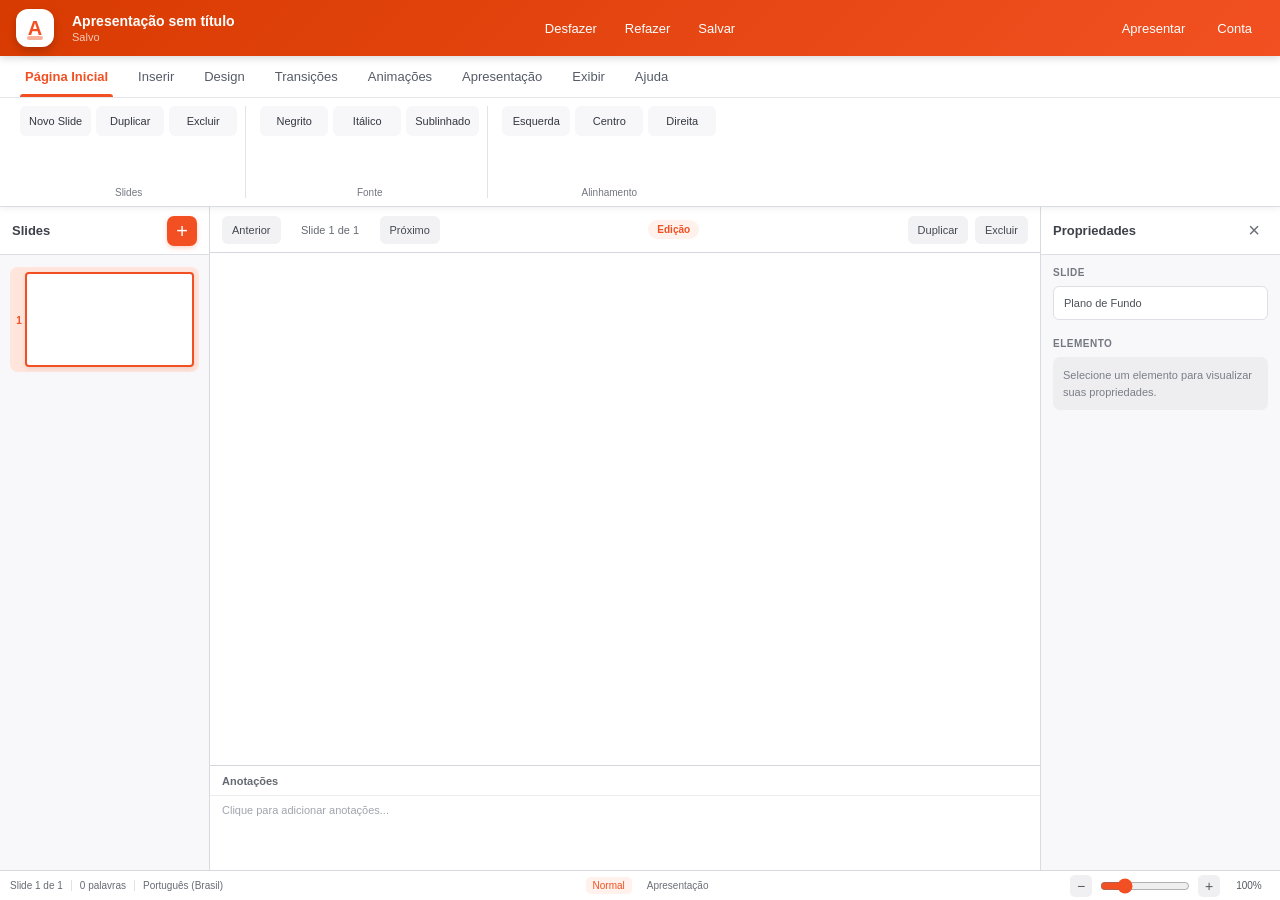
<file: Edition/index.html>
<!DOCTYPE html>
<html lang="pt-BR">

<head>

    <meta charset="UTF-8">

    <meta
        name="viewport"
        content="width=device-width, initial-scale=1.0"
    >

    <meta
        name="description"
        content="AXIS Present — Ambiente de criação e edição de apresentações."
    >

    <title>Edition — AXIS Present</title>

    <link
        rel="stylesheet"
        href="style.css"
    >

</head>


<body>

    <!-- ==================================================
         APPLICATION
    ================================================== -->

    <div class="application">


        <!-- ==================================================
             TOPBAR
        ================================================== -->

        <header class="topbar">

            <div class="topbar__left">

                <a
                    href="../Menu/index.html"
                    class="topbar__logo"
                    aria-label="Voltar para o Menu"
                >
                    AXIS Present
                </a>


                <div class="topbar__file">

                    <span
                        class="topbar__file-name"
                        data-element="file-name"
                    >
                        Apresentação sem título
                    </span>

                    <span
                        class="topbar__file-status"
                        data-element="file-status"
                    >
                        Salvo
                    </span>

                </div>

            </div>


            <div class="topbar__center">

                <div
                    class="topbar__quick-access"
                    aria-label="Acesso rápido"
                >

                    <button
                        type="button"
                        class="topbar__button"
                        data-action="undo"
                        aria-label="Desfazer"
                    >
                        Desfazer
                    </button>


                    <button
                        type="button"
                        class="topbar__button"
                        data-action="redo"
                        aria-label="Refazer"
                    >
                        Refazer
                    </button>


                    <button
                        type="button"
                        class="topbar__button"
                        data-action="save"
                        aria-label="Salvar"
                    >
                        Salvar
                    </button>

                </div>

            </div>


            <div class="topbar__right">

                <button
                    type="button"
                    class="topbar__button"
                    data-action="present"
                >
                    Apresentar
                </button>


                <button
                    type="button"
                    class="topbar__button"
                    data-action="account"
                >
                    Conta
                </button>

            </div>

        </header>



        <!-- ==================================================
             RIBBON
        ================================================== -->

        <section class="ribbon">


            <!-- ==================================================
                 RIBBON TABS
            ================================================== -->

            <nav
                class="ribbon__tabs"
                aria-label="Ferramentas do editor"
            >

                <button
                    type="button"
                    class="ribbon__tab ribbon__tab--active"
                    data-ribbon-tab="home"
                >
                    Página Inicial
                </button>


                <button
                    type="button"
                    class="ribbon__tab"
                    data-ribbon-tab="insert"
                >
                    Inserir
                </button>


                <button
                    type="button"
                    class="ribbon__tab"
                    data-ribbon-tab="design"
                >
                    Design
                </button>


                <button
                    type="button"
                    class="ribbon__tab"
                    data-ribbon-tab="transitions"
                >
                    Transições
                </button>


                <button
                    type="button"
                    class="ribbon__tab"
                    data-ribbon-tab="animations"
                >
                    Animações
                </button>


                <button
                    type="button"
                    class="ribbon__tab"
                    data-ribbon-tab="slide-show"
                >
                    Apresentação
                </button>


                <button
                    type="button"
                    class="ribbon__tab"
                    data-ribbon-tab="view"
                >
                    Exibir
                </button>


                <button
                    type="button"
                    class="ribbon__tab"
                    data-ribbon-tab="help"
                >
                    Ajuda
                </button>

            </nav>



            <!-- ==================================================
                 HOME
            ================================================== -->

            <div
                class="ribbon__panel ribbon__panel--active"
                data-ribbon-panel="home"
            >


                <!-- SLIDES -->

                <section class="ribbon-group">

                    <div class="ribbon-group__content">

                        <button
                            type="button"
                            class="ribbon-control"
                            data-action="new-slide"
                        >
                            Novo Slide
                        </button>


                        <button
                            type="button"
                            class="ribbon-control"
                            data-action="duplicate-slide"
                        >
                            Duplicar
                        </button>


                        <button
                            type="button"
                            class="ribbon-control"
                            data-action="delete-slide"
                        >
                            Excluir
                        </button>

                    </div>


                    <span class="ribbon-group__label">
                        Slides
                    </span>

                </section>



                <!-- FONTE -->

                <section class="ribbon-group">

                    <div class="ribbon-group__content">

                        <button
                            type="button"
                            class="ribbon-control"
                            data-action="bold"
                        >
                            Negrito
                        </button>


                        <button
                            type="button"
                            class="ribbon-control"
                            data-action="italic"
                        >
                            Itálico
                        </button>


                        <button
                            type="button"
                            class="ribbon-control"
                            data-action="underline"
                        >
                            Sublinhado
                        </button>

                    </div>


                    <span class="ribbon-group__label">
                        Fonte
                    </span>

                </section>



                <!-- PARÁGRAFO -->

                <section class="ribbon-group">

                    <div class="ribbon-group__content">

                        <button
                            type="button"
                            class="ribbon-control"
                            data-action="align-left"
                        >
                            Esquerda
                        </button>


                        <button
                            type="button"
                            class="ribbon-control"
                            data-action="align-center"
                        >
                            Centro
                        </button>


                        <button
                            type="button"
                            class="ribbon-control"
                            data-action="align-right"
                        >
                            Direita
                        </button>

                    </div>


                    <span class="ribbon-group__label">
                        Alinhamento
                    </span>

                </section>

            </div>



            <!-- ==================================================
                 INSERT
            ================================================== -->

            <div
                class="ribbon__panel"
                data-ribbon-panel="insert"
            >

                <section class="ribbon-group">

                    <div class="ribbon-group__content">

                        <button
                            type="button"
                            class="ribbon-control ribbon-control--large"
                            data-action="insert-textbox"
                        >
                            Caixa de Texto
                        </button>

                    </div>


                    <span class="ribbon-group__label">
                        Texto
                    </span>

                </section>

            </div>



            <!-- ==================================================
                 DESIGN
            ================================================== -->

            <div
                class="ribbon__panel"
                data-ribbon-panel="design"
            >

                <section class="ribbon-group">

                    <div class="ribbon-group__content">

                        <button
                            type="button"
                            class="ribbon-control"
                            data-action="slide-background"
                        >
                            Plano de Fundo
                        </button>

                    </div>


                    <span class="ribbon-group__label">
                        Personalizar
                    </span>

                </section>

            </div>



            <!-- ==================================================
                 TRANSITIONS
            ================================================== -->

            <div
                class="ribbon__panel"
                data-ribbon-panel="transitions"
            >

                <section class="ribbon-group">

                    <div class="ribbon-group__content">

                        <button
                            type="button"
                            class="ribbon-control"
                            data-action="transition-none"
                        >
                            Nenhuma
                        </button>


                        <button
                            type="button"
                            class="ribbon-control"
                            data-action="transition-fade"
                        >
                            Esmaecer
                        </button>

                    </div>


                    <span class="ribbon-group__label">
                        Transição
                    </span>

                </section>

            </div>



            <!-- ==================================================
                 ANIMATIONS
            ================================================== -->

            <div
                class="ribbon__panel"
                data-ribbon-panel="animations"
            >

                <section class="ribbon-group">

                    <div class="ribbon-group__content">

                        <button
                            type="button"
                            class="ribbon-control"
                            data-action="animation-preview"
                        >
                            Visualizar
                        </button>

                    </div>


                    <span class="ribbon-group__label">
                        Animações
                    </span>

                </section>

            </div>



            <!-- ==================================================
                 SLIDE SHOW
            ================================================== -->

            <div
                class="ribbon__panel"
                data-ribbon-panel="slide-show"
            >

                <section class="ribbon-group">

                    <div class="ribbon-group__content">

                        <button
                            type="button"
                            class="ribbon-control ribbon-control--large"
                            data-action="start-from-current"
                        >
                            Apresentar
                        </button>

                    </div>


                    <span class="ribbon-group__label">
                        Apresentação
                    </span>

                </section>

            </div>



            <!-- ==================================================
                 VIEW
            ================================================== -->

            <div
                class="ribbon__panel"
                data-ribbon-panel="view"
            >

                <section class="ribbon-group">

                    <div class="ribbon-group__content">

                        <button
                            type="button"
                            class="ribbon-control"
                            data-action="normal-view"
                        >
                            Normal
                        </button>


                        <button
                            type="button"
                            class="ribbon-control"
                            data-action="zoom-options"
                        >
                            Zoom
                        </button>

                    </div>


                    <span class="ribbon-group__label">
                        Exibição
                    </span>

                </section>

            </div>



            <!-- ==================================================
                 HELP
            ================================================== -->

            <div
                class="ribbon__panel"
                data-ribbon-panel="help"
            >

                <section class="ribbon-group">

                    <div class="ribbon-group__content">

                        <button
                            type="button"
                            class="ribbon-control"
                            data-action="help"
                        >
                            Ajuda
                        </button>


                        <button
                            type="button"
                            class="ribbon-control"
                            data-action="about"
                        >
                            Sobre
                        </button>

                    </div>


                    <span class="ribbon-group__label">
                        Suporte
                    </span>

                </section>

            </div>

        </section>



        <!-- ==================================================
             EDITOR
        ================================================== -->

        <main class="editor">


            <!-- ==================================================
                 SLIDES PANEL
            ================================================== -->

            <aside
                class="slides-panel"
                aria-label="Painel de slides"
            >

                <div class="slides-panel__header">

                    <h2 class="slides-panel__title">
                        Slides
                    </h2>


                    <button
                        type="button"
                        class="slides-panel__button"
                        data-action="new-slide"
                        aria-label="Novo slide"
                    >
                        +
                    </button>

                </div>


                <div
                    class="slides-panel__content"
                    data-element="slides"
                ></div>

            </aside>



            <!-- ==================================================
                 WORKSPACE
            ================================================== -->

            <section class="workspace">


                <!-- TOOLBAR -->

                <div class="workspace__toolbar">

                    <div class="workspace__toolbar-left">

                        <button
                            type="button"
                            class="workspace__button"
                            data-action="previous-slide"
                            aria-label="Slide anterior"
                        >
                            Anterior
                        </button>


                        <span
                            class="workspace__slide-counter"
                            data-element="slide-counter"
                        >
                            Slide 1 de 1
                        </span>


                        <button
                            type="button"
                            class="workspace__button"
                            data-action="next-slide"
                            aria-label="Próximo slide"
                        >
                            Próximo
                        </button>

                    </div>


                    <div class="workspace__toolbar-center">

                        <span class="workspace__document-state">
                            Edição
                        </span>

                    </div>


                    <div class="workspace__toolbar-right">

                        <button
                            type="button"
                            class="workspace__button"
                            data-action="duplicate-slide"
                        >
                            Duplicar
                        </button>


                        <button
                            type="button"
                            class="workspace__button"
                            data-action="delete-slide"
                        >
                            Excluir
                        </button>

                    </div>

                </div>



                <!-- CANVAS -->

                <div class="workspace__canvas-area">

                    <div
                        class="ruler ruler--horizontal"
                        aria-hidden="true"
                    ></div>


                    <div
                        class="ruler ruler--vertical"
                        aria-hidden="true"
                    ></div>


                    <div
                        class="workspace__canvas"
                        data-element="canvas"
                    >

                        <!-- O slide será criado pelo JavaScript -->

                    </div>

                </div>



                <!-- NOTES -->

                <section class="notes-panel">

                    <div class="notes-panel__header">

                        <span class="notes-panel__label">
                            Anotações
                        </span>

                    </div>


                    <div class="notes-panel__content">

                        <textarea
                            class="notes-panel__textarea"
                            data-element="slide-notes"
                            placeholder="Clique para adicionar anotações..."
                            aria-label="Anotações do slide"
                        ></textarea>

                    </div>

                </section>

            </section>



            <!-- ==================================================
                 PROPERTIES
            ================================================== -->

            <aside
                class="properties-panel"
                aria-label="Painel de propriedades"
            >

                <div class="properties-panel__header">

                    <h2 class="properties-panel__title">
                        Propriedades
                    </h2>


                    <button
                        type="button"
                        class="properties-panel__close"
                        data-action="close-properties"
                        aria-label="Fechar propriedades"
                    >
                        ×
                    </button>

                </div>


                <div class="properties-panel__content">


                    <!-- SLIDE -->

                    <section class="properties-group">

                        <h3 class="properties-group__title">
                            Slide
                        </h3>


                        <div class="properties-group__content">

                            <button
                                type="button"
                                class="properties-control"
                                data-action="slide-background"
                            >
                                Plano de Fundo
                            </button>

                        </div>

                    </section>



                    <!-- ELEMENT -->

                    <section class="properties-group">

                        <h3 class="properties-group__title">
                            Elemento
                        </h3>


                        <div
                            class="properties-group__content"
                            data-element="selected-element-properties"
                        >

                            <p class="properties-group__empty">
                                Selecione um elemento para visualizar suas propriedades.
                            </p>

                        </div>

                    </section>

                </div>

            </aside>

        </main>



        <!-- ==================================================
             STATUS BAR
        ================================================== -->

        <footer class="statusbar">


            <div class="statusbar__left">

                <span
                    class="statusbar__item"
                    data-element="status-slide"
                >
                    Slide 1 de 1
                </span>


                <span
                    class="statusbar__item"
                    data-element="status-word-count"
                >
                    0 palavras
                </span>


                <span
                    class="statusbar__item"
                    data-element="status-language"
                >
                    Português (Brasil)
                </span>

            </div>



            <div class="statusbar__center">

                <button
                    type="button"
                    class="statusbar__view-button is-active"
                    data-action="normal-view"
                >
                    Normal
                </button>


                <button
                    type="button"
                    class="statusbar__view-button"
                    data-action="slide-show"
                >
                    Apresentação
                </button>

            </div>



            <div class="statusbar__right">

                <button
                    type="button"
                    class="statusbar__zoom-button"
                    data-action="zoom-out"
                    aria-label="Diminuir zoom"
                >
                    −
                </button>


                <input
                    type="range"
                    class="statusbar__zoom-range"
                    min="10"
                    max="400"
                    value="100"
                    data-element="zoom"
                    aria-label="Zoom"
                >


                <button
                    type="button"
                    class="statusbar__zoom-button"
                    data-action="zoom-in"
                    aria-label="Aumentar zoom"
                >
                    +
                </button>


                <button
                    type="button"
                    class="statusbar__zoom-value"
                    data-action="zoom-options"
                >
                    100%
                </button>

            </div>

        </footer>

    </div>



    <!-- ==================================================
         FILE INPUT
    ================================================== -->

    <input
        type="file"
        id="presentation-file-input"
        class="visually-hidden"
        accept=".ppt,.pptx,.odp"
        aria-hidden="true"
    >



    <!-- ==================================================
         SCRIPT
    ================================================== -->

    <script src="script.js"></script>

</body>

</html>
</file>
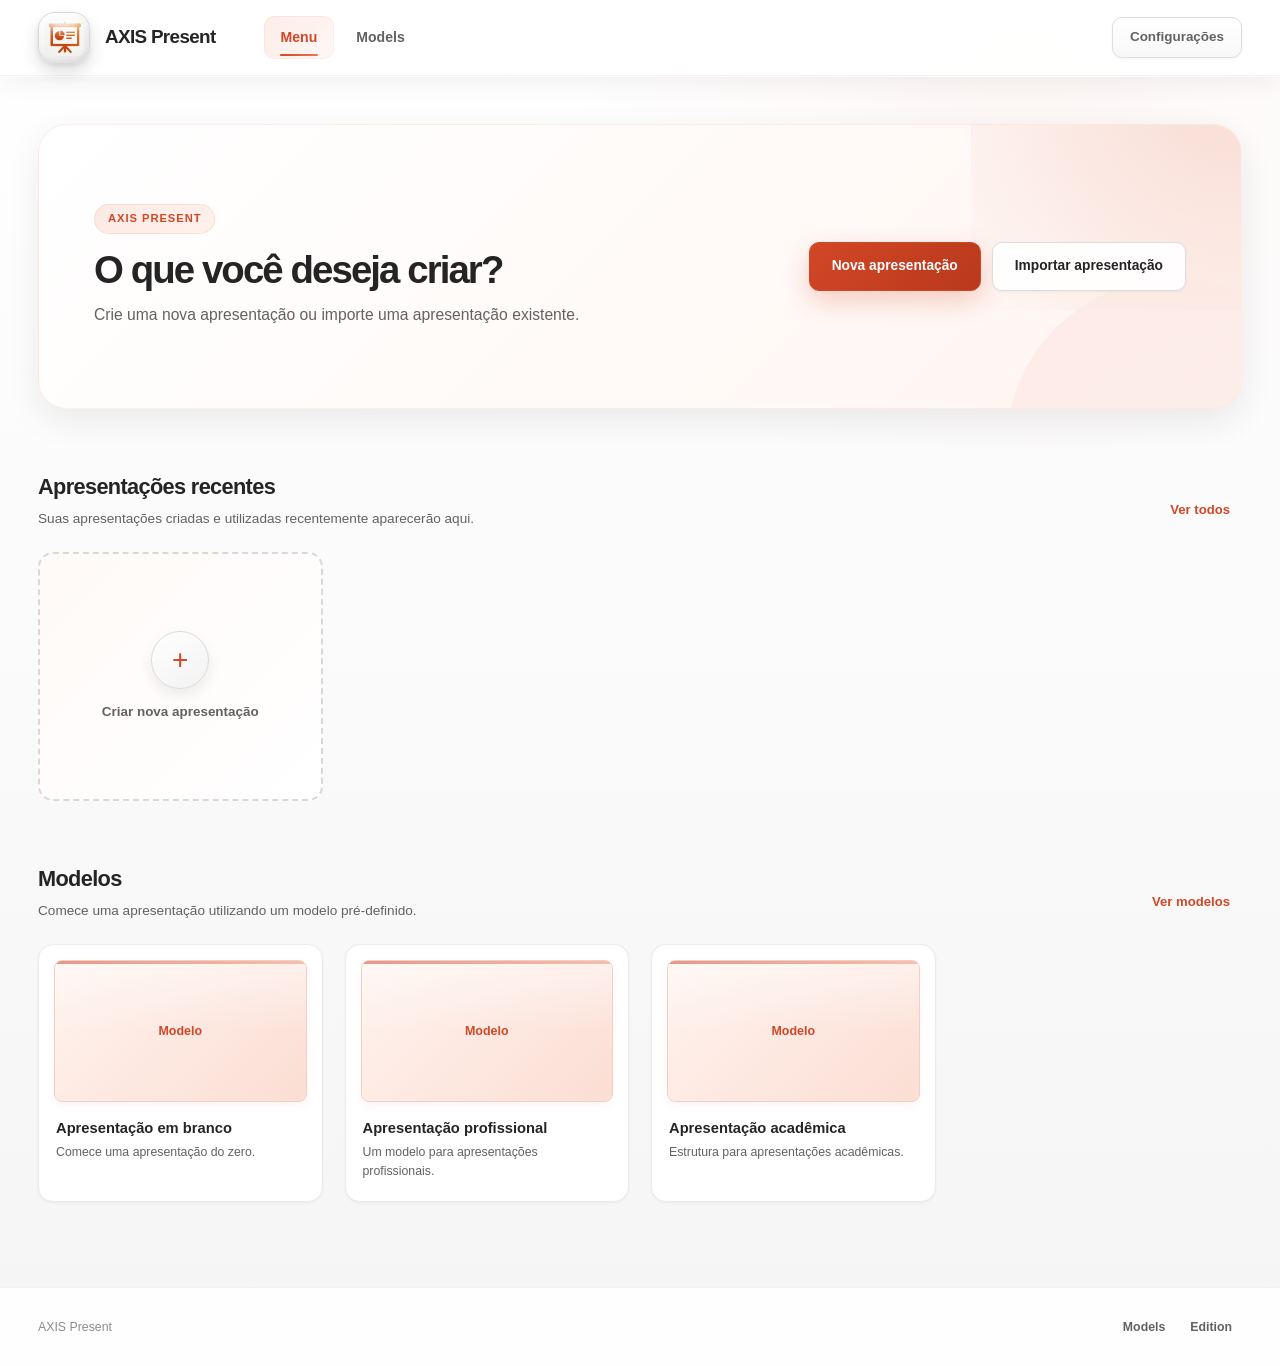
<file: Menu/index.html>
<!DOCTYPE html>
<html lang="pt-BR">
<head>
    <meta charset="UTF-8">
    <meta name="viewport" content="width=device-width, initial-scale=1.0">

    <meta
        name="description"
        content="AXIS Present - Crie, edite e organize suas apresentações."
    >

    <title>AXIS Present</title>

    <link rel="stylesheet" href="style.css">
</head>

<body>

    <header class="header">

        <div class="header__brand">
            <a
                href="index.html"
                class="header__logo"
                aria-label="AXIS Present"
            >
                <img
                    src="logooficial.jpg"
                    alt="AXIS Present"
                    class="header__logo-image"
                >
            </a>
        </div>

        <nav class="header__navigation" aria-label="Navegação principal">

            <ul class="header__navigation-list">

                <li class="header__navigation-item">
                    <a
                        href="index.html"
                        class="header__navigation-link"
                    >
                        Menu
                    </a>
                </li>

                <li class="header__navigation-item">
                    <a
                        href="../Models/index.html"
                        class="header__navigation-link"
                    >
                        Models
                    </a>
                </li>

            </ul>

        </nav>

        <div class="header__actions">

            <button
                type="button"
                class="header__action"
                aria-label="Abrir configurações"
            >
                Configurações
            </button>

        </div>

    </header>


    <main class="main">

        <section class="welcome">

            <div class="welcome__content">

                <span class="welcome__label">
                    AXIS Present
                </span>

                <h1 class="welcome__title">
                    O que você deseja criar?
                </h1>

                <p class="welcome__description">
                    Crie uma nova apresentação ou importe
                    uma apresentação existente.
                </p>

            </div>


            <div class="welcome__actions">

                <button
                    type="button"
                    class="welcome__button welcome__button--primary"
                    data-action="new-presentation"
                >
                    Nova apresentação
                </button>

                <button
                    type="button"
                    class="welcome__button welcome__button--secondary"
                    data-action="import-presentation"
                >
                    Importar apresentação
                </button>

            </div>

        </section>


        <section class="recent">

            <div class="section-header">

                <div class="section-header__content">

                    <h2 class="section-header__title">
                        Apresentações recentes
                    </h2>

                    <p class="section-header__description">
                        Suas apresentações criadas e utilizadas recentemente
                        aparecerão aqui.
                    </p>

                </div>

                <button
                    type="button"
                    class="section-header__action"
                >
                    Ver todos
                </button>

            </div>


            <div class="presentation-grid">

                <article class="presentation-card presentation-card--empty">

                    <button
                        type="button"
                        class="presentation-card__create"
                        data-action="new-presentation"
                    >

                        <span class="presentation-card__create-icon">
                            +
                        </span>

                        <span class="presentation-card__create-text">
                            Criar nova apresentação
                        </span>

                    </button>

                </article>

            </div>

        </section>


        <section class="models">

            <div class="section-header">

                <div class="section-header__content">

                    <h2 class="section-header__title">
                        Modelos
                    </h2>

                    <p class="section-header__description">
                        Comece uma apresentação utilizando um modelo pré-definido.
                    </p>

                </div>

                <a
                    href="../Models/index.html"
                    class="section-header__link"
                >
                    Ver modelos
                </a>

            </div>


            <div class="model-grid">

                <article class="model-card">

                    <div class="model-card__preview">
                        <span>Modelo</span>
                    </div>

                    <div class="model-card__content">

                        <h3 class="model-card__title">
                            Apresentação em branco
                        </h3>

                        <p class="model-card__description">
                            Comece uma apresentação do zero.
                        </p>

                    </div>

                </article>


                <article class="model-card">

                    <div class="model-card__preview">
                        <span>Modelo</span>
                    </div>

                    <div class="model-card__content">

                        <h3 class="model-card__title">
                            Apresentação profissional
                        </h3>

                        <p class="model-card__description">
                            Um modelo para apresentações profissionais.
                        </p>

                    </div>

                </article>


                <article class="model-card">

                    <div class="model-card__preview">
                        <span>Modelo</span>
                    </div>

                    <div class="model-card__content">

                        <h3 class="model-card__title">
                            Apresentação acadêmica
                        </h3>

                        <p class="model-card__description">
                            Estrutura para apresentações acadêmicas.
                        </p>

                    </div>

                </article>

            </div>

        </section>

    </main>


    <footer class="footer">

        <div class="footer__content">

            <p class="footer__copyright">
                AXIS Present
            </p>

            <nav
                class="footer__navigation"
                aria-label="Navegação secundária"
            >

                <a
                    href="../Models/index.html"
                    class="footer__link"
                >
                    Models
                </a>

                <a
                    href="../Edition/index.html"
                    class="footer__link"
                >
                    Edition
                </a>

            </nav>

        </div>

    </footer>


    <script src="script.js"></script>

</body>
</html>
</file>
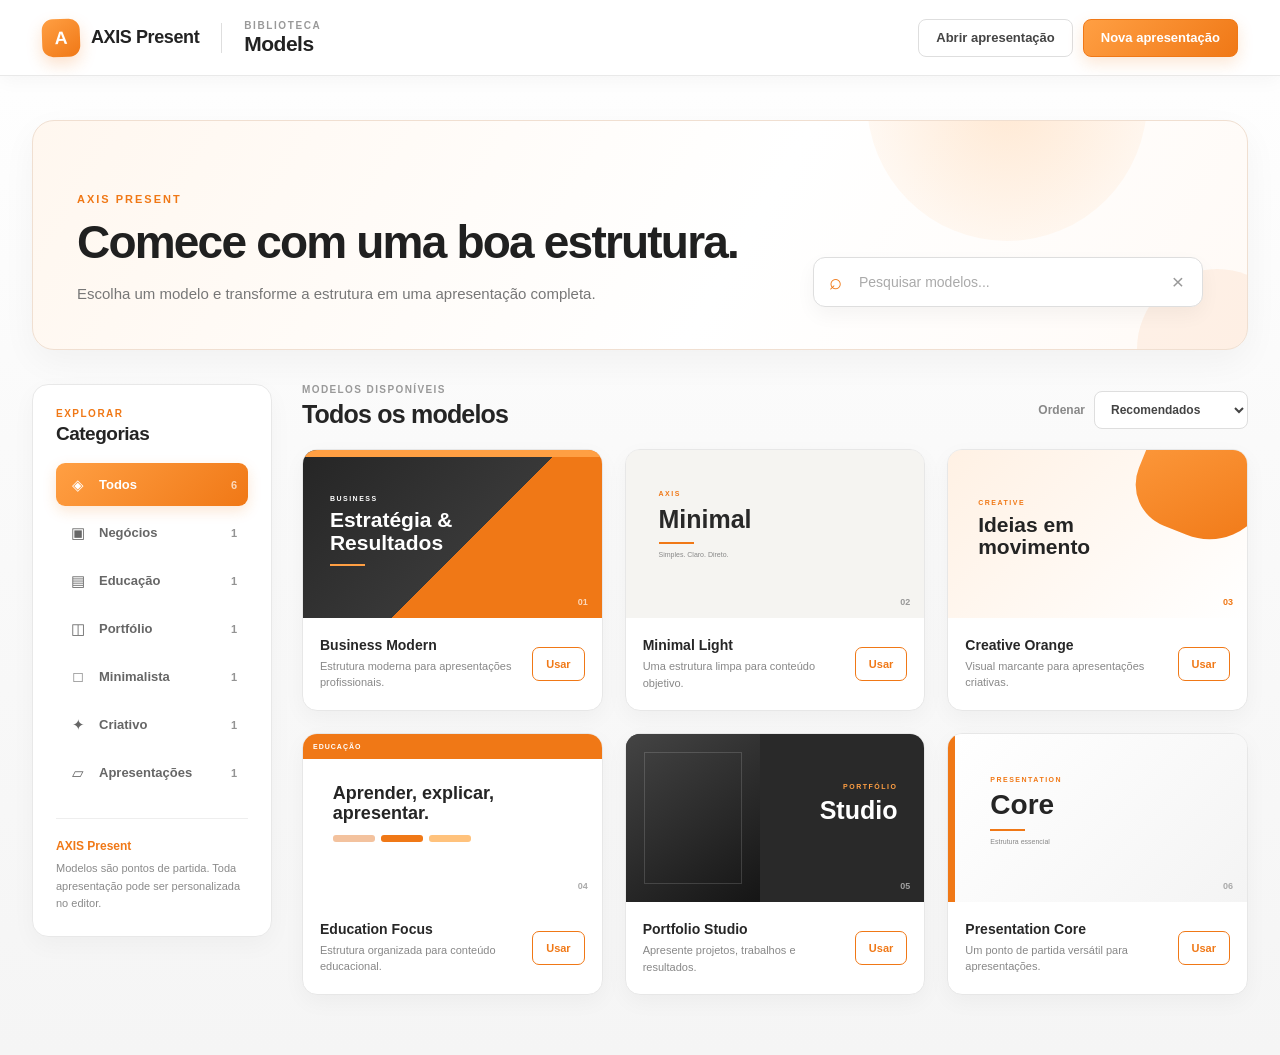
<file: Models/index.html>
<!DOCTYPE html>
<html lang="pt-BR">

<head>

    <meta charset="UTF-8">

    <meta
        name="viewport"
        content="width=device-width, initial-scale=1.0"
    >

    <meta
        name="description"
        content="AXIS Present - Biblioteca de modelos para apresentações."
    >

    <title>Models — AXIS Present</title>

    <link rel="stylesheet" href="style.css">

</head>


<body>


    <!-- ==================================================
         APPLICATION
    ================================================== -->

    <div class="models-app">


        <!-- ==================================================
             HEADER
        ================================================== -->

        <header class="models-header">


            <!-- LOGO -->

            <div class="models-header__left">

                <a
                    href="../Menu/index.html"
                    class="models-logo"
                    aria-label="Voltar para o Menu"
                >

                    <span class="models-logo__mark">
                        A
                    </span>

                    <span class="models-logo__text">
                        AXIS Present
                    </span>

                </a>


                <div class="models-header__divider"></div>


                <div class="models-header__title">

                    <span class="models-header__eyebrow">
                        Biblioteca
                    </span>

                    <h1>
                        Models
                    </h1>

                </div>

            </div>


            <!-- HEADER ACTIONS -->

            <div class="models-header__right">

                <button
                    type="button"
                    class="models-header__button"
                    data-action="open-presentation"
                >
                    Abrir apresentação
                </button>


                <button
                    type="button"
                    class="models-header__button models-header__button--primary"
                    data-action="create-presentation"
                >
                    Nova apresentação
                </button>

            </div>

        </header>



        <!-- ==================================================
             MAIN
        ================================================== -->

        <main class="models-main">


            <!-- ==================================================
                 HERO
            ================================================== -->

            <section class="models-hero">


                <div class="models-hero__content">

                    <span class="models-hero__label">
                        AXIS PRESENT
                    </span>

                    <h2 class="models-hero__title">
                        Comece com uma boa estrutura.
                    </h2>

                    <p class="models-hero__description">
                        Escolha um modelo e transforme a estrutura
                        em uma apresentação completa.
                    </p>

                </div>


                <!-- SEARCH -->

                <div class="models-search">

                    <label
                        for="model-search"
                        class="visually-hidden"
                    >
                        Pesquisar modelos
                    </label>

                    <span
                        class="models-search__icon"
                        aria-hidden="true"
                    >
                        ⌕
                    </span>

                    <input
                        type="search"
                        id="model-search"
                        class="models-search__input"
                        placeholder="Pesquisar modelos..."
                        autocomplete="off"
                        data-element="model-search"
                    >

                    <button
                        type="button"
                        class="models-search__clear"
                        data-action="clear-search"
                        aria-label="Limpar pesquisa"
                    >
                        ×
                    </button>

                </div>

            </section>



            <!-- ==================================================
                 CONTENT
            ================================================== -->

            <section class="models-content">


                <!-- ==================================================
                     SIDEBAR / CATEGORIES
                ================================================== -->

                <aside class="models-sidebar">


                    <div class="models-sidebar__header">

                        <span class="models-sidebar__label">
                            Explorar
                        </span>

                        <h2>
                            Categorias
                        </h2>

                    </div>


                    <nav
                        class="models-categories"
                        aria-label="Categorias de modelos"
                    >


                        <button
                            type="button"
                            class="models-category models-category--active"
                            data-category="all"
                        >

                            <span class="models-category__icon">
                                ◈
                            </span>

                            <span class="models-category__text">
                                Todos
                            </span>

                            <span
                                class="models-category__count"
                                data-category-count="all"
                            >
                                0
                            </span>

                        </button>


                        <button
                            type="button"
                            class="models-category"
                            data-category="business"
                        >

                            <span class="models-category__icon">
                                ▣
                            </span>

                            <span class="models-category__text">
                                Negócios
                            </span>

                            <span
                                class="models-category__count"
                                data-category-count="business"
                            >
                                0
                            </span>

                        </button>


                        <button
                            type="button"
                            class="models-category"
                            data-category="education"
                        >

                            <span class="models-category__icon">
                                ▤
                            </span>

                            <span class="models-category__text">
                                Educação
                            </span>

                            <span
                                class="models-category__count"
                                data-category-count="education"
                            >
                                0
                            </span>

                        </button>


                        <button
                            type="button"
                            class="models-category"
                            data-category="portfolio"
                        >

                            <span class="models-category__icon">
                                ◫
                            </span>

                            <span class="models-category__text">
                                Portfólio
                            </span>

                            <span
                                class="models-category__count"
                                data-category-count="portfolio"
                            >
                                0
                            </span>

                        </button>


                        <button
                            type="button"
                            class="models-category"
                            data-category="minimal"
                        >

                            <span class="models-category__icon">
                                □
                            </span>

                            <span class="models-category__text">
                                Minimalista
                            </span>

                            <span
                                class="models-category__count"
                                data-category-count="minimal"
                            >
                                0
                            </span>

                        </button>


                        <button
                            type="button"
                            class="models-category"
                            data-category="creative"
                        >

                            <span class="models-category__icon">
                                ✦
                            </span>

                            <span class="models-category__text">
                                Criativo
                            </span>

                            <span
                                class="models-category__count"
                                data-category-count="creative"
                            >
                                0
                            </span>

                        </button>


                        <button
                            type="button"
                            class="models-category"
                            data-category="presentation"
                        >

                            <span class="models-category__icon">
                                ▱
                            </span>

                            <span class="models-category__text">
                                Apresentações
                            </span>

                            <span
                                class="models-category__count"
                                data-category-count="presentation"
                            >
                                0
                            </span>

                        </button>

                    </nav>


                    <!-- SIDEBAR INFO -->

                    <div class="models-sidebar__info">

                        <span class="models-sidebar__info-title">
                            AXIS Present
                        </span>

                        <p>
                            Modelos são pontos de partida.
                            Toda apresentação pode ser
                            personalizada no editor.
                        </p>

                    </div>

                </aside>



                <!-- ==================================================
                     MODELS AREA
                ================================================== -->

                <section class="models-library">


                    <!-- LIBRARY HEADER -->

                    <div class="models-library__header">


                        <div>

                            <span class="models-library__eyebrow">
                                Modelos disponíveis
                            </span>

                            <h2
                                class="models-library__title"
                                data-element="results-title"
                            >
                                Todos os modelos
                            </h2>

                        </div>


                        <!-- SORT -->

                        <div class="models-sort">

                            <label
                                for="model-sort"
                                class="models-sort__label"
                            >
                                Ordenar
                            </label>

                            <select
                                id="model-sort"
                                class="models-sort__select"
                                data-element="model-sort"
                            >

                                <option value="recommended">
                                    Recomendados
                                </option>

                                <option value="recent">
                                    Mais recentes
                                </option>

                                <option value="name">
                                    Nome
                                </option>

                            </select>

                        </div>

                    </div>



                    <!-- ==================================================
                         MODELS GRID
                    ================================================== -->

                    <div
                        class="models-grid"
                        data-element="models-grid"
                    >


                        <!-- ==================================================
                             MODEL 01
                        ================================================== -->

                        <article
                            class="model-card"
                            data-model-id="business-modern"
                            data-category="business"
                            data-name="Business Modern"
                        >

                            <div class="model-card__preview">

                                <div
                                    class="model-preview model-preview--business"
                                >

                                    <div class="model-preview__top"></div>

                                    <div class="model-preview__content">

                                        <span class="model-preview__small">
                                            BUSINESS
                                        </span>

                                        <strong>
                                            Estratégia
                                            & Resultados
                                        </strong>

                                        <span class="model-preview__line"></span>

                                    </div>

                                    <span class="model-preview__number">
                                        01
                                    </span>

                                </div>


                                <div class="model-card__overlay">

                                    <button
                                        type="button"
                                        class="model-card__preview-button"
                                        data-action="preview-model"
                                        data-model-id="business-modern"
                                    >
                                        Visualizar
                                    </button>

                                </div>

                            </div>


                            <div class="model-card__body">

                                <div>

                                    <h3 class="model-card__title">
                                        Business Modern
                                    </h3>

                                    <p class="model-card__description">
                                        Estrutura moderna para
                                        apresentações profissionais.
                                    </p>

                                </div>

                                <button
                                    type="button"
                                    class="model-card__use"
                                    data-action="use-model"
                                    data-model-id="business-modern"
                                >
                                    Usar
                                </button>

                            </div>

                        </article>



                        <!-- ==================================================
                             MODEL 02
                        ================================================== -->

                        <article
                            class="model-card"
                            data-model-id="minimal-light"
                            data-category="minimal"
                            data-name="Minimal Light"
                        >

                            <div class="model-card__preview">

                                <div
                                    class="model-preview model-preview--minimal"
                                >

                                    <div class="model-preview__content">

                                        <span class="model-preview__small">
                                            AXIS
                                        </span>

                                        <strong>
                                            Minimal
                                        </strong>

                                        <span class="model-preview__line"></span>

                                        <span class="model-preview__caption">
                                            Simples. Claro. Direto.
                                        </span>

                                    </div>

                                    <span class="model-preview__number">
                                        02
                                    </span>

                                </div>


                                <div class="model-card__overlay">

                                    <button
                                        type="button"
                                        class="model-card__preview-button"
                                        data-action="preview-model"
                                        data-model-id="minimal-light"
                                    >
                                        Visualizar
                                    </button>

                                </div>

                            </div>


                            <div class="model-card__body">

                                <div>

                                    <h3 class="model-card__title">
                                        Minimal Light
                                    </h3>

                                    <p class="model-card__description">
                                        Uma estrutura limpa para
                                        conteúdo objetivo.
                                    </p>

                                </div>

                                <button
                                    type="button"
                                    class="model-card__use"
                                    data-action="use-model"
                                    data-model-id="minimal-light"
                                >
                                    Usar
                                </button>

                            </div>

                        </article>



                        <!-- ==================================================
                             MODEL 03
                        ================================================== -->

                        <article
                            class="model-card"
                            data-model-id="creative-orange"
                            data-category="creative"
                            data-name="Creative Orange"
                        >

                            <div class="model-card__preview">

                                <div
                                    class="model-preview model-preview--creative"
                                >

                                    <div class="model-preview__shape"></div>

                                    <div class="model-preview__content">

                                        <span class="model-preview__small">
                                            CREATIVE
                                        </span>

                                        <strong>
                                            Ideias em
                                            movimento
                                        </strong>

                                    </div>

                                    <span class="model-preview__number">
                                        03
                                    </span>

                                </div>


                                <div class="model-card__overlay">

                                    <button
                                        type="button"
                                        class="model-card__preview-button"
                                        data-action="preview-model"
                                        data-model-id="creative-orange"
                                    >
                                        Visualizar
                                    </button>

                                </div>

                            </div>


                            <div class="model-card__body">

                                <div>

                                    <h3 class="model-card__title">
                                        Creative Orange
                                    </h3>

                                    <p class="model-card__description">
                                        Visual marcante para
                                        apresentações criativas.
                                    </p>

                                </div>

                                <button
                                    type="button"
                                    class="model-card__use"
                                    data-action="use-model"
                                    data-model-id="creative-orange"
                                >
                                    Usar
                                </button>

                            </div>

                        </article>



                        <!-- ==================================================
                             MODEL 04
                        ================================================== -->

                        <article
                            class="model-card"
                            data-model-id="education-focus"
                            data-category="education"
                            data-name="Education Focus"
                        >

                            <div class="model-card__preview">

                                <div
                                    class="model-preview model-preview--education"
                                >

                                    <div class="model-preview__header">

                                        <span>
                                            EDUCAÇÃO
                                        </span>

                                    </div>

                                    <div class="model-preview__content">

                                        <strong>
                                            Aprender,
                                            explicar,
                                            apresentar.
                                        </strong>

                                        <div class="model-preview__blocks">

                                            <span></span>
                                            <span></span>
                                            <span></span>

                                        </div>

                                    </div>

                                    <span class="model-preview__number">
                                        04
                                    </span>

                                </div>


                                <div class="model-card__overlay">

                                    <button
                                        type="button"
                                        class="model-card__preview-button"
                                        data-action="preview-model"
                                        data-model-id="education-focus"
                                    >
                                        Visualizar
                                    </button>

                                </div>

                            </div>


                            <div class="model-card__body">

                                <div>

                                    <h3 class="model-card__title">
                                        Education Focus
                                    </h3>

                                    <p class="model-card__description">
                                        Estrutura organizada para
                                        conteúdo educacional.
                                    </p>

                                </div>

                                <button
                                    type="button"
                                    class="model-card__use"
                                    data-action="use-model"
                                    data-model-id="education-focus"
                                >
                                    Usar
                                </button>

                            </div>

                        </article>



                        <!-- ==================================================
                             MODEL 05
                        ================================================== -->

                        <article
                            class="model-card"
                            data-model-id="portfolio-studio"
                            data-category="portfolio"
                            data-name="Portfolio Studio"
                        >

                            <div class="model-card__preview">

                                <div
                                    class="model-preview model-preview--portfolio"
                                >

                                    <div class="model-preview__image"></div>

                                    <div class="model-preview__content">

                                        <span class="model-preview__small">
                                            PORTFÓLIO
                                        </span>

                                        <strong>
                                            Studio
                                        </strong>

                                    </div>

                                    <span class="model-preview__number">
                                        05
                                    </span>

                                </div>


                                <div class="model-card__overlay">

                                    <button
                                        type="button"
                                        class="model-card__preview-button"
                                        data-action="preview-model"
                                        data-model-id="portfolio-studio"
                                    >
                                        Visualizar
                                    </button>

                                </div>

                            </div>


                            <div class="model-card__body">

                                <div>

                                    <h3 class="model-card__title">
                                        Portfolio Studio
                                    </h3>

                                    <p class="model-card__description">
                                        Apresente projetos,
                                        trabalhos e resultados.
                                    </p>

                                </div>

                                <button
                                    type="button"
                                    class="model-card__use"
                                    data-action="use-model"
                                    data-model-id="portfolio-studio"
                                >
                                    Usar
                                </button>

                            </div>

                        </article>



                        <!-- ==================================================
                             MODEL 06
                        ================================================== -->

                        <article
                            class="model-card"
                            data-model-id="presentation-core"
                            data-category="presentation"
                            data-name="Presentation Core"
                        >

                            <div class="model-card__preview">

                                <div
                                    class="model-preview model-preview--core"
                                >

                                    <div class="model-preview__content">

                                        <span class="model-preview__small">
                                            PRESENTATION
                                        </span>

                                        <strong>
                                            Core
                                        </strong>

                                        <span class="model-preview__line"></span>

                                        <span class="model-preview__caption">
                                            Estrutura essencial
                                        </span>

                                    </div>

                                    <span class="model-preview__number">
                                        06
                                    </span>

                                </div>


                                <div class="model-card__overlay">

                                    <button
                                        type="button"
                                        class="model-card__preview-button"
                                        data-action="preview-model"
                                        data-model-id="presentation-core"
                                    >
                                        Visualizar
                                    </button>

                                </div>

                            </div>


                            <div class="model-card__body">

                                <div>

                                    <h3 class="model-card__title">
                                        Presentation Core
                                    </h3>

                                    <p class="model-card__description">
                                        Um ponto de partida
                                        versátil para apresentações.
                                    </p>

                                </div>

                                <button
                                    type="button"
                                    class="model-card__use"
                                    data-action="use-model"
                                    data-model-id="presentation-core"
                                >
                                    Usar
                                </button>

                            </div>

                        </article>

                    </div>



                    <!-- ==================================================
                         EMPTY STATE
                    ================================================== -->

                    <div
                        class="models-empty"
                        data-element="models-empty"
                        hidden
                    >

                        <div class="models-empty__icon">
                            ×
                        </div>

                        <h3>
                            Nenhum modelo encontrado
                        </h3>

                        <p>
                            Tente pesquisar por outro termo
                            ou escolha uma categoria diferente.
                        </p>

                        <button
                            type="button"
                            class="models-empty__button"
                            data-action="clear-search"
                        >
                            Limpar pesquisa
                        </button>

                    </div>

                </section>

            </section>

        </main>



        <!-- ==================================================
             MODEL PREVIEW MODAL
        ================================================== -->

        <div
            class="model-modal"
            data-element="model-modal"
            hidden
        >

            <div
                class="model-modal__backdrop"
                data-action="close-preview"
            ></div>


            <section
                class="model-modal__dialog"
                role="dialog"
                aria-modal="true"
                aria-labelledby="model-modal-title"
            >


                <header class="model-modal__header">

                    <div>

                        <span class="model-modal__eyebrow">
                            Visualização
                        </span>

                        <h2
                            id="model-modal-title"
                            class="model-modal__title"
                            data-element="modal-title"
                        >
                            Modelo
                        </h2>

                    </div>


                    <button
                        type="button"
                        class="model-modal__close"
                        data-action="close-preview"
                        aria-label="Fechar visualização"
                    >
                        ×
                    </button>

                </header>



                <div
                    class="model-modal__preview"
                    data-element="modal-preview"
                >

                    <!-- Preview será preenchido pelo JavaScript -->

                </div>



                <footer class="model-modal__footer">

                    <button
                        type="button"
                        class="model-modal__button"
                        data-action="close-preview"
                    >
                        Voltar
                    </button>

                    <button
                        type="button"
                        class="model-modal__button model-modal__button--primary"
                        data-action="use-preview-model"
                        data-model-id=""
                    >
                        Usar este modelo
                    </button>

                </footer>

            </section>

        </div>



        <!-- ==================================================
             TOAST / NOTIFICATION
        ================================================== -->

        <div
            class="models-toast"
            data-element="toast"
            role="status"
            aria-live="polite"
            hidden
        >

            <span
                class="models-toast__message"
                data-element="toast-message"
            >
                Modelo selecionado.
            </span>

        </div>



    </div>



    <!-- ==================================================
         SCRIPTS
    ================================================== -->

    <script src="script.js"></script>

</body>

</html>
</file>
<file: Edition/style.css>
/* ==================================================
   AXIS PRESENT
   Edition — style.css
   ================================================== */


/* ==================================================
   1. RESET
   ================================================== */

* {
    box-sizing: border-box;
    margin: 0;
    padding: 0;
}

html,
body {
    width: 100%;
    height: 100%;
}

body {
    font-family:
        "Segoe UI",
        Arial,
        Helvetica,
        sans-serif;

    background: #f3f4f6;
    color: #1f1f1f;

    overflow: hidden;
}

button,
input,
textarea {
    font: inherit;
}

button {
    border: 0;
    cursor: pointer;
}

button:focus-visible,
input:focus-visible,
textarea:focus-visible {
    outline: 2px solid #f25022;
    outline-offset: 2px;
}


/* ==================================================
   2. APPLICATION
   ================================================== */

.application {
    width: 100%;
    height: 100vh;

    display: flex;
    flex-direction: column;

    background: #f3f4f6;

    overflow: hidden;
}


/* ==================================================
   3. TOPBAR
   ================================================== */

.topbar {
    min-height: 56px;

    display: flex;
    align-items: center;
    justify-content: space-between;

    padding: 0 16px;

    background:
        linear-gradient(
            135deg,
            #d83b01,
            #f25022
        );

    color: #ffffff;

    box-shadow:
        0 2px 8px rgba(0, 0, 0, 0.16);

    position: relative;
    z-index: 20;
}

.topbar__left,
.topbar__center,
.topbar__right {
    display: flex;
    align-items: center;
}

.topbar__left {
    gap: 18px;
}

.topbar__center {
    position: absolute;
    left: 50%;

    transform:
        translateX(-50%);
}

.topbar__right {
    gap: 8px;
}


/* ==================================================
   4. LOGO
   ================================================== */

.topbar__logo {
    width: 38px;
    height: 38px;

    display: flex;
    align-items: center;
    justify-content: center;

    border-radius: 12px;

    background: #ffffff;
    color: #f25022;

    font-size: 0;
    font-weight: 800;

    text-decoration: none;

    box-shadow:
        0 4px 10px rgba(0, 0, 0, 0.2);

    position: relative;

    transition:
        transform 0.18s ease,
        box-shadow 0.18s ease;
}

.topbar__logo::before {
    content: "A";

    font-size: 20px;
    line-height: 1;
}

.topbar__logo::after {
    content: "";

    position: absolute;

    width: 16px;
    height: 4px;

    bottom: 7px;

    border-radius: 10px;

    background: #f25022;

    opacity: 0.45;
}

.topbar__logo:hover {
    transform: translateY(-1px);

    box-shadow:
        0 6px 14px rgba(0, 0, 0, 0.24);
}


/* ==================================================
   5. FILE INFORMATION
   ================================================== */

.topbar__file {
    display: flex;
    flex-direction: column;

    gap: 2px;
}

.topbar__file-name {
    font-size: 14px;
    font-weight: 600;
}

.topbar__file-status {
    font-size: 11px;

    color:
        rgba(255, 255, 255, 0.72);
}


/* ==================================================
   6. TOPBAR BUTTONS
   ================================================== */

.topbar__quick-access {
    display: flex;
    align-items: center;

    gap: 4px;
}

.topbar__button {
    min-height: 34px;

    padding: 0 12px;

    border-radius: 7px;

    background: transparent;
    color: #ffffff;

    font-size: 13px;

    transition:
        background 0.18s ease,
        transform 0.18s ease;
}

.topbar__button:hover {
    background:
        rgba(255, 255, 255, 0.14);
}

.topbar__button:active {
    transform: scale(0.97);
}


/* ==================================================
   7. RIBBON
   ================================================== */

.ribbon {
    background: #ffffff;

    border-bottom:
        1px solid #d9dce3;

    box-shadow:
        0 2px 6px rgba(0, 0, 0, 0.06);

    position: relative;
    z-index: 10;
}


/* ==================================================
   8. RIBBON TABS
   ================================================== */

.ribbon__tabs {
    height: 42px;

    display: flex;
    align-items: stretch;

    padding: 0 10px;

    border-bottom:
        1px solid #e5e7eb;

    overflow-x: auto;
}

.ribbon__tabs::-webkit-scrollbar {
    height: 4px;
}

.ribbon__tabs::-webkit-scrollbar-thumb {
    background: #c7c9d1;
    border-radius: 20px;
}

.ribbon__tab {
    position: relative;

    padding: 0 15px;

    background: transparent;
    color: #555b66;

    font-size: 13px;
    font-weight: 500;

    white-space: nowrap;

    transition:
        color 0.18s ease,
        background 0.18s ease;
}

.ribbon__tab:hover {
    background: #fff1eb;
    color: #f25022;
}

.ribbon__tab--active {
    color: #f25022;
    font-weight: 600;
}

.ribbon__tab--active::after {
    content: "";

    position: absolute;

    left: 10px;
    right: 10px;
    bottom: 0;

    height: 3px;

    border-radius:
        3px 3px 0 0;

    background: #f25022;
}


/* ==================================================
   9. RIBBON PANELS
   ================================================== */

.ribbon__panel {
    min-height: 108px;

    display: none;
    align-items: stretch;

    padding: 8px 12px;

    gap: 6px;

    overflow-x: auto;

    background: #ffffff;
}

.ribbon__panel--active {
    display: flex;
}

.ribbon__panel::-webkit-scrollbar {
    height: 5px;
}

.ribbon__panel::-webkit-scrollbar-thumb {
    background: #c9cbd2;
    border-radius: 20px;
}


/* ==================================================
   10. RIBBON GROUP
   ================================================== */

.ribbon-group {
    min-width: 100px;

    display: flex;
    flex-direction: column;

    padding: 0 8px;

    border-right:
        1px solid #e1e3e8;
}

.ribbon-group:last-child {
    border-right: none;
}

.ribbon-group__content {
    flex: 1;

    display: flex;
    flex-wrap: wrap;

    align-content: flex-start;

    gap: 5px;
}

.ribbon-group__label {
    margin-top: 7px;

    text-align: center;

    color: #737780;

    font-size: 10px;
    font-weight: 500;

    white-space: nowrap;
}


/* ==================================================
   11. RIBBON CONTROLS
   ================================================== */

.ribbon-control {
    min-width: 68px;
    min-height: 30px;

    padding: 5px 8px;

    border-radius: 6px;

    background: #f7f7f9;
    color: #333740;

    border:
        1px solid transparent;

    font-size: 11px;

    transition:
        background 0.16s ease,
        color 0.16s ease,
        border-color 0.16s ease,
        transform 0.16s ease;
}

.ribbon-control:hover {
    background: #fff1eb;

    color: #f25022;

    border-color: #ffd5c7;
}

.ribbon-control:active {
    transform: scale(0.97);
}


/* ==================================================
   12. EDITOR
   ================================================== */

.editor {
    min-height: 0;

    flex: 1;

    display: grid;

    grid-template-columns:
        210px
        minmax(0, 1fr)
        240px;

    overflow: hidden;
}


/* ==================================================
   13. SLIDES PANEL
   ================================================== */

.slides-panel {
    min-width: 0;

    display: flex;
    flex-direction: column;

    background: #f8f8fa;

    border-right:
        1px solid #d8dae0;
}

.slides-panel__header {
    height: 48px;

    display: flex;
    align-items: center;
    justify-content: space-between;

    padding: 0 12px;

    border-bottom:
        1px solid #dedfe4;

    background: #ffffff;
}

.slides-panel__title {
    font-size: 13px;
    font-weight: 600;

    color: #3d4149;
}

.slides-panel__button {
    width: 30px;
    height: 30px;

    border-radius: 7px;

    background: #f25022;
    color: #ffffff;

    font-size: 20px;
    line-height: 1;

    box-shadow:
        0 2px 5px
        rgba(242, 80, 34, 0.25);

    transition:
        background 0.18s ease,
        transform 0.18s ease;
}

.slides-panel__button:hover {
    background: #d83b01;
}

.slides-panel__button:active {
    transform: scale(0.94);
}

.slides-panel__content {
    flex: 1;

    padding: 12px 10px;

    overflow-y: auto;
}


/* ==================================================
   14. SLIDE THUMBNAILS
   ================================================== */

.slide-thumbnail {
    position: relative;

    margin-bottom: 12px;

    padding: 5px;

    border-radius: 8px;

    background: transparent;

    cursor: pointer;

    transition:
        background 0.18s ease,
        transform 0.18s ease;
}

.slide-thumbnail:hover {
    background: #eeeeF1;
}

.slide-thumbnail.is-active {
    background: #ffe5dc;
}

.slide-thumbnail__number {
    position: absolute;

    left: -2px;
    top: 50%;

    transform:
        translateY(-50%);

    width: 22px;

    color: #6c7078;

    font-size: 10px;
    font-weight: 600;

    text-align: center;
}

.slide-thumbnail.is-active
.slide-thumbnail__number {
    color: #f25022;
}

.slide-thumbnail__content {
    position: relative;

    width: calc(100% - 10px);

    margin-left: 10px;

    aspect-ratio: 16 / 9;

    overflow: hidden;

    border-radius: 4px;

    background: #ffffff;

    border:
        1px solid #d7d9df;

    box-shadow:
        0 2px 5px
        rgba(0, 0, 0, 0.08);
}

.slide-thumbnail.is-active
.slide-thumbnail__content {
    border:
        2px solid #f25022;
}


/* ==================================================
   15. WORKSPACE
   ================================================== */

.workspace {
    min-width: 0;
    min-height: 0;

    display: flex;
    flex-direction: column;

    background: #e8e9ed;
}


/* ==================================================
   16. WORKSPACE TOOLBAR
   ================================================== */

.workspace__toolbar {
    height: 46px;

    display: flex;
    align-items: center;
    justify-content: space-between;

    padding: 0 12px;

    background: #ffffff;

    border-bottom:
        1px solid #d6d8de;
}

.workspace__toolbar-left,
.workspace__toolbar-center,
.workspace__toolbar-right {
    display: flex;
    align-items: center;

    gap: 7px;
}

.workspace__toolbar-center {
    color: #777b84;

    font-size: 12px;
}

.workspace__button {
    min-height: 28px;

    padding: 0 10px;

    border-radius: 6px;

    background: #f2f2f5;
    color: #444850;

    font-size: 11px;

    transition:
        background 0.18s ease,
        color 0.18s ease;
}

.workspace__button:hover {
    background: #ffe8df;
    color: #f25022;
}

.workspace__slide-counter {
    min-width: 85px;

    text-align: center;

    color: #666a73;

    font-size: 11px;
}

.workspace__document-state {
    padding: 4px 9px;

    border-radius: 20px;

    background: #fff1eb;
    color: #f25022;

    font-size: 10px;
    font-weight: 600;
}


/* ==================================================
   17. CANVAS AREA
   ================================================== */

.workspace__canvas-area {
    position: relative;

    flex: 1;
    min-height: 0;

    display: flex;
    align-items: center;
    justify-content: center;

    padding: 35px;

    overflow: auto;

    background:
        radial-gradient(
            circle at center,
            #eef0f4 0,
            #e2e4e9 100%
        );
}


/* ==================================================
   18. RULERS
   ================================================== */

.ruler {
    position: absolute;

    pointer-events: none;

    opacity: 0.5;
}

.ruler--horizontal {
    top: 0;
    left: 35px;
    right: 0;

    height: 25px;

    border-bottom:
        1px solid #c9ccd3;

    background:
        repeating-linear-gradient(
            to right,
            transparent 0,
            transparent 19px,
            #bfc2ca 20px
        );
}

.ruler--vertical {
    top: 25px;
    left: 0;
    bottom: 0;

    width: 25px;

    border-right:
        1px solid #c9ccd3;

    background:
        repeating-linear-gradient(
            to bottom,
            transparent 0,
            transparent 19px,
            #bfc2ca 20px
        );
}


/* ==================================================
   19. CANVAS
   ================================================== */

.workspace__canvas {
    position: relative;

    width: min(80vw, 1000px);

    aspect-ratio: 16 / 9;

    flex-shrink: 0;

    transition:
        transform 0.18s ease;
}


/* ==================================================
   20. SLIDE
   ================================================== */

.slide {
    position: relative;

    width: 100%;
    height: 100%;

    overflow: hidden;

    background: #ffffff;

    border-radius: 2px;

    box-shadow:
        0 10px 30px
        rgba(0, 0, 0, 0.16);

    user-select: none;
}

.slide__content {
    position: absolute;

    inset: 0;

    overflow: hidden;
}


/* ==================================================
   21. SLIDE ELEMENT
   ================================================== */

.slide-element {
    position: absolute;

    display: flex;
    align-items: flex-start;

    padding: 4px;

    overflow: hidden;

    cursor: pointer;

    white-space: pre-wrap;

    word-break: break-word;

    border:
        1px solid transparent;

    transition:
        border-color 0.12s ease,
        background 0.12s ease;
}

.slide-element:hover {
    border-color:
        rgba(242, 80, 34, 0.35);

    background:
        rgba(242, 80, 34, 0.025);
}


/* ==================================================
   22. NOTES
   ================================================== */

.notes-panel {
    height: 105px;

    display: flex;
    flex-direction: column;

    background: #ffffff;

    border-top:
        1px solid #d5d7dc;
}

.notes-panel__header {
    height: 30px;

    display: flex;
    align-items: center;

    padding: 0 12px;

    border-bottom:
        1px solid #ececef;
}

.notes-panel__label {
    color: #656971;

    font-size: 11px;
    font-weight: 600;
}

.notes-panel__content {
    flex: 1;
}

.notes-panel__textarea {
    width: 100%;
    height: 100%;

    resize: none;

    padding: 8px 12px;

    border: none;
    outline: none;

    background: #ffffff;

    color: #3d4149;

    font-size: 11px;
}

.notes-panel__textarea::placeholder {
    color: #a1a4ac;
}


/* ==================================================
   23. PROPERTIES PANEL
   ================================================== */

.properties-panel {
    min-width: 0;

    display: flex;
    flex-direction: column;

    background: #f8f8fa;

    border-left:
        1px solid #d8dae0;
}

.properties-panel__header {
    height: 48px;

    display: flex;
    align-items: center;
    justify-content: space-between;

    padding: 0 12px;

    background: #ffffff;

    border-bottom:
        1px solid #dedfe4;
}

.properties-panel__title {
    font-size: 13px;
    font-weight: 600;

    color: #3d4149;
}

.properties-panel__close {
    width: 28px;
    height: 28px;

    border-radius: 6px;

    background: transparent;
    color: #6b6f77;

    font-size: 20px;

    transition:
        background 0.18s ease,
        color 0.18s ease;
}

.properties-panel__close:hover {
    background: #eeeeF1;
    color: #f25022;
}

.properties-panel__content {
    flex: 1;

    padding: 12px;

    overflow-y: auto;
}


/* ==================================================
   24. PROPERTIES GROUP
   ================================================== */

.properties-group {
    margin-bottom: 18px;
}

.properties-group__title {
    margin-bottom: 8px;

    color: #737780;

    font-size: 10px;
    font-weight: 700;

    text-transform: uppercase;

    letter-spacing: 0.05em;
}

.properties-group__content {
    display: flex;
    flex-direction: column;

    gap: 6px;
}

.properties-group__empty {
    padding: 10px;

    border-radius: 7px;

    background: #eeeeF1;

    color: #7a7e87;

    font-size: 11px;

    line-height: 1.5;
}

.properties-control {
    width: 100%;

    min-height: 34px;

    padding: 0 10px;

    border-radius: 6px;

    background: #ffffff;

    border:
        1px solid #dedfe4;

    color: #4c5058;

    text-align: left;

    font-size: 11px;

    transition:
        border-color 0.18s ease,
        background 0.18s ease,
        color 0.18s ease;
}

.properties-control:hover {
    border-color: #ffc8b5;

    background: #fff5f1;

    color: #f25022;
}


/* ==================================================
   25. STATUS BAR
   ================================================== */

.statusbar {
    min-height: 30px;

    display: flex;
    align-items: center;
    justify-content: space-between;

    padding: 0 10px;

    background: #ffffff;

    border-top:
        1px solid #d7d9df;

    color: #666a72;

    font-size: 10px;
}

.statusbar__left,
.statusbar__center,
.statusbar__right {
    display: flex;
    align-items: center;

    gap: 8px;
}

.statusbar__item {
    padding-right: 8px;

    border-right:
        1px solid #e1e2e6;
}

.statusbar__item:last-child {
    border-right: none;
}


/* ==================================================
   26. STATUS VIEW BUTTONS
   ================================================== */

.statusbar__view-button {
    padding: 3px 7px;

    border-radius: 5px;

    background: transparent;
    color: #6d7078;

    font-size: 10px;

    transition:
        background 0.16s ease,
        color 0.16s ease;
}

.statusbar__view-button:hover,
.statusbar__view-button.is-active {
    background: #fff1eb;

    color: #f25022;
}


/* ==================================================
   27. ZOOM
   ================================================== */

.statusbar__zoom-button {
    width: 22px;
    height: 22px;

    border-radius: 5px;

    background: #f0f0f3;
    color: #555961;

    font-size: 14px;

    transition:
        background 0.16s ease,
        color 0.16s ease;
}

.statusbar__zoom-button:hover {
    background: #ffe8df;

    color: #f25022;
}

.statusbar__zoom-range {
    width: 90px;

    accent-color: #f25022;

    cursor: pointer;
}

.statusbar__zoom-value {
    min-width: 42px;

    padding: 3px 6px;

    border-radius: 5px;

    background: transparent;

    color: #555961;

    font-size: 10px;
}

.statusbar__zoom-value:hover {
    background: #fff1eb;

    color: #f25022;
}


/* ==================================================
   28. VIEW MODES
   ================================================== */

.application[data-view="sorter"]
.workspace {
    display: flex;
}

.application[data-view="presentation"] {
    /*
     * A apresentação é aberta
     * em uma nova janela pelo JavaScript.
     */
}


/* ==================================================
   29. SCROLLBARS
   ================================================== */

.slides-panel__content::-webkit-scrollbar,
.properties-panel__content::-webkit-scrollbar,
.workspace__canvas-area::-webkit-scrollbar {
    width: 7px;
    height: 7px;
}

.slides-panel__content::-webkit-scrollbar-thumb,
.properties-panel__content::-webkit-scrollbar-thumb,
.workspace__canvas-area::-webkit-scrollbar-thumb {
    background: #c7c9d0;

    border-radius: 20px;
}

.slides-panel__content::-webkit-scrollbar-track,
.properties-panel__content::-webkit-scrollbar-track,
.workspace__canvas-area::-webkit-scrollbar-track {
    background: transparent;
}


/* ==================================================
   30. ACCESSIBILITY
   ================================================== */

.visually-hidden {
    position: absolute;

    width: 1px;
    height: 1px;

    padding: 0;
    margin: -1px;

    overflow: hidden;

    clip: rect(0, 0, 0, 0);

    white-space: nowrap;

    border: 0;
}


/* ==================================================
   31. RESPONSIVIDADE
   ================================================== */

@media (max-width: 1100px) {

    .editor {
        grid-template-columns:
            180px
            minmax(0, 1fr)
            210px;
    }

    .topbar__center {
        display: none;
    }

    .ribbon__tab {
        padding: 0 11px;
    }
}


@media (max-width: 850px) {

    .editor {
        grid-template-columns:
            150px
            minmax(0, 1fr);
    }

    .properties-panel {
        display: none;
    }

    .workspace__canvas-area {
        padding: 25px;
    }

    .workspace__canvas {
        width: 90vw;
    }

    .statusbar__left {
        display: none;
    }
}


@media (max-width: 650px) {

    .slides-panel {
        display: none;
    }

    .editor {
        grid-template-columns:
            minmax(0, 1fr);
    }

    .topbar {
        padding: 0 8px;
    }

    .topbar__file {
        max-width: 180px;
    }

    .topbar__file-name {
        overflow: hidden;

        text-overflow: ellipsis;

        white-space: nowrap;
    }

    .topbar__right
    .topbar__button:nth-child(2),
    .topbar__right
    .topbar__button:nth-child(3) {
        display: none;
    }

    .ribbon__panel {
        min-height: 95px;
    }

    .ribbon-group {
        min-width: 85px;
    }

    .workspace__toolbar-center {
        display: none;
    }

    .notes-panel {
        height: 85px;
    }

    .statusbar__center {
        display: none;
    }
}


/* ==================================================
   END
   ================================================== */
</file>
<file: Menu/style.css>
/* ==================================================
   AXIS Present
   MENU — style.css
   ================================================== */


/* ==================================================
   1. RESET
   ================================================== */

*,
*::before,
*::after {
    margin: 0;
    padding: 0;
    box-sizing: border-box;
}


/* ==================================================
   2. VARIÁVEIS
   ================================================== */

:root {

    /* ---------- IDENTIDADE ---------- */

    --axis-orange: #d24726;
    --axis-orange-dark: #b9381d;
    --axis-orange-deep: #982d18;

    --axis-orange-light: #fce9e4;
    --axis-orange-soft: #fff5f1;

    --axis-orange-glow:
        rgba(210, 71, 38, 0.20);


    /* ---------- SUPERFÍCIES ---------- */

    --white: #ffffff;

    --background: #f3f3f3;
    --background-soft: #f8f8f8;

    --surface: #ffffff;
    --surface-secondary: #fafafa;
    --surface-hover: #fffaf8;


    /* ---------- TEXTO ---------- */

    --text-primary: #242424;
    --text-secondary: #626262;
    --text-muted: #8c8c8c;
    --text-light: #a5a5a5;


    /* ---------- BORDAS ---------- */

    --border: #dddddd;
    --border-light: #ebebeb;
    --border-orange: #e7b5a7;


    /* ---------- SOMBRAS ---------- */

    --shadow-xs:
        0 1px 3px rgba(0, 0, 0, 0.05);

    --shadow-sm:
        0 5px 15px rgba(0, 0, 0, 0.07);

    --shadow-md:
        0 12px 30px rgba(0, 0, 0, 0.10);

    --shadow-lg:
        0 22px 50px rgba(0, 0, 0, 0.14);

    --shadow-orange:
        0 10px 26px rgba(210, 71, 38, 0.25);


    /* ---------- RADIUS ---------- */

    --radius-xs: 6px;
    --radius-sm: 10px;
    --radius-md: 15px;
    --radius-lg: 21px;
    --radius-xl: 29px;


    /* ---------- LAYOUT ---------- */

    --container-width: 1440px;


    /* ---------- TRANSIÇÕES ---------- */

    --transition-fast: 0.15s ease;
    --transition: 0.22s ease;
    --transition-slow: 0.35s ease;
}


/* ==================================================
   3. BASE
   ================================================== */

html {
    min-height: 100%;
    scroll-behavior: smooth;
}


body {

    min-height: 100vh;

    background:
        radial-gradient(
            circle at 80% 5%,
            rgba(210, 71, 38, 0.045),
            transparent 28%
        ),
        linear-gradient(
            180deg,
            #ffffff 0%,
            #f5f5f5 100%
        );

    color: var(--text-primary);

    font-family:
        "Segoe UI",
        Arial,
        Helvetica,
        sans-serif;

    font-size: 16px;
    line-height: 1.5;

    -webkit-font-smoothing: antialiased;
    text-rendering: optimizeLegibility;
}


/* ==================================================
   4. ELEMENTOS GERAIS
   ================================================== */

button,
input,
textarea,
select {
    font: inherit;
}


button,
a {
    -webkit-tap-highlight-color: transparent;
}


button {
    border: 0;
}


a {
    color: inherit;
}


button:focus-visible,
a:focus-visible {

    outline:
        3px solid
        rgba(210, 71, 38, 0.28);

    outline-offset: 3px;
}


/* ==================================================
   5. HEADER
   ================================================== */

.header {

    position: sticky;

    top: 0;

    z-index: 1000;

    width: 100%;

    min-height: 76px;

    display: flex;

    align-items: center;

    padding: 10px 38px;

    background:
        rgba(255, 255, 255, 0.90);

    border-bottom:
        1px solid
        rgba(210, 71, 38, 0.08);

    box-shadow:
        0 1px 0 rgba(255, 255, 255, 0.9),
        0 7px 24px rgba(0, 0, 0, 0.055);

    backdrop-filter:
        blur(18px);
}


/* ==================================================
   6. BRAND
   ================================================== */

.header__brand {

    display: flex;

    align-items: center;

    flex-shrink: 0;
}


/* ==================================================
   7. LOGO
   ================================================== */

.header__logo {

    position: relative;

    width: 52px;
    height: 52px;

    display: flex;

    align-items: center;
    justify-content: center;

    padding: 5px;

    background:
        linear-gradient(
            145deg,
            #ffffff 0%,
            #f4f4f4 48%,
            #e5e5e5 100%
        );

    border:
        1px solid #d8d8d8;

    border-radius: 17px;

    box-shadow:
        0 9px 18px rgba(0, 0, 0, 0.12),
        0 2px 5px rgba(0, 0, 0, 0.08),
        inset 0 1px 1px #ffffff,
        inset 0 -3px 5px rgba(0, 0, 0, 0.055);

    text-decoration: none;

    overflow: hidden;

    transform: translateY(0);

    transition:
        transform var(--transition),
        box-shadow var(--transition);
}


.header__logo::before {

    content: "";

    position: absolute;

    top: 3px;
    left: 7px;
    right: 7px;

    height: 14px;

    border-radius: 50%;

    background:
        rgba(255, 255, 255, 0.88);

    filter: blur(4px);

    pointer-events: none;

    z-index: 3;
}


.header__logo::after {

    content: "";

    position: absolute;

    inset: 0;

    border-radius: inherit;

    background:
        linear-gradient(
            135deg,
            rgba(255,255,255,0.50),
            transparent 45%
        );

    pointer-events: none;

    z-index: 4;
}


.header__logo:hover {

    transform:
        translateY(-3px)
        scale(1.025);

    box-shadow:
        0 14px 26px rgba(0, 0, 0, 0.16),
        0 3px 7px rgba(0, 0, 0, 0.08),
        inset 0 1px 1px #ffffff,
        inset 0 -3px 5px rgba(0, 0, 0, 0.06);
}


.header__logo:active {

    transform:
        translateY(-1px)
        scale(0.99);
}


/* ==================================================
   8. LOGO IMAGE
   ================================================== */

.header__logo-image {

    position: relative;

    z-index: 2;

    width: 100%;
    height: 100%;

    object-fit: contain;

    border-radius: 11px;

    display: block;
}


/* ==================================================
   9. BRAND NAME
   ================================================== */

.header__brand::after {

    content: "AXIS Present";

    margin-left: 15px;

    color:
        var(--text-primary);

    font-size:
        1.18rem;

    font-weight:
        750;

    letter-spacing:
        -0.035em;

    white-space:
        nowrap;
}


/* ==================================================
   10. NAVIGATION
   ================================================== */

.header__navigation {

    margin-left: 48px;
}


.header__navigation-list {

    display: flex;

    align-items: center;

    gap: 5px;

    list-style: none;
}


.header__navigation-item {
    list-style: none;
}


.header__navigation-link {

    position: relative;

    min-height: 43px;

    display: flex;

    align-items: center;

    padding: 0 17px;

    border-radius:
        var(--radius-sm);

    color:
        var(--text-secondary);

    font-size:
        0.88rem;

    font-weight:
        650;

    text-decoration:
        none;

    transition:
        color var(--transition),
        background-color var(--transition),
        transform var(--transition),
        box-shadow var(--transition);
}


.header__navigation-link:hover {

    background:
        var(--axis-orange-light);

    color:
        var(--axis-orange);

    transform:
        translateY(-1px);

    box-shadow:
        0 4px 12px rgba(210, 71, 38, 0.07);
}


/* Página atual */

.header__navigation-link[href="index.html"] {

    color:
        var(--axis-orange);

    background:
        linear-gradient(
            135deg,
            rgba(252, 233, 228, 0.85),
            rgba(255, 245, 241, 0.80)
        );

    box-shadow:
        inset 0 0 0 1px
        rgba(210, 71, 38, 0.06);
}


.header__navigation-link[href="index.html"]::after {

    content: "";

    position: absolute;

    left: 16px;
    right: 16px;

    bottom: 3px;

    height: 2px;

    background:
        linear-gradient(
            90deg,
            var(--axis-orange),
            #ef7654
        );

    border-radius:
        999px;
}


/* ==================================================
   11. HEADER ACTIONS
   ================================================== */

.header__actions {

    margin-left: auto;

    display: flex;

    align-items: center;

    gap: 9px;
}


.header__action {

    position: relative;

    min-height: 41px;

    padding: 0 17px;

    background:
        linear-gradient(
            180deg,
            #ffffff,
            #f8f8f8
        );

    border:
        1px solid
        var(--border);

    border-radius:
        var(--radius-sm);

    color:
        var(--text-secondary);

    font-size:
        0.84rem;

    font-weight:
        650;

    cursor:
        pointer;

    box-shadow:
        var(--shadow-xs);

    transition:
        background-color var(--transition),
        border-color var(--transition),
        color var(--transition),
        box-shadow var(--transition),
        transform var(--transition);
}


.header__action:hover {

    background:
        var(--axis-orange-soft);

    border-color:
        var(--border-orange);

    color:
        var(--axis-orange);

    box-shadow:
        0 7px 18px
        rgba(210, 71, 38, 0.10);

    transform:
        translateY(-2px);
}


.header__action:active {

    transform:
        translateY(0);
}


/* ==================================================
   12. MAIN
   ================================================== */

.main {

    width:
        min(
            calc(100% - 76px),
            var(--container-width)
        );

    margin:
        0 auto;

    padding:
        48px 0 85px;
}


/* ==================================================
   13. WELCOME
   ================================================== */

.welcome {

    position: relative;

    min-height: 285px;

    display: flex;

    align-items: center;

    justify-content: space-between;

    gap: 50px;

    padding: 52px 55px;

    background:
        linear-gradient(
            135deg,
            #ffffff 0%,
            #fffaf8 55%,
            #fff4ef 100%
        );

    border:
        1px solid
        rgba(210, 71, 38, 0.08);

    border-radius:
        var(--radius-xl);

    box-shadow:
        0 12px 34px rgba(0, 0, 0, 0.075);

    overflow:
        hidden;
}


/* brilho */

.welcome::before {

    content: "";

    position: absolute;

    width: 500px;
    height: 500px;

    right: -230px;
    top: -315px;

    background:
        radial-gradient(
            circle,
            rgba(210, 71, 38, 0.16),
            rgba(210, 71, 38, 0)
        );

    pointer-events: none;
}


/* círculo decorativo */

.welcome::after {

    content: "";

    position: absolute;

    width: 340px;
    height: 340px;

    right: -105px;
    bottom: -210px;

    background:
        linear-gradient(
            145deg,
            rgba(252, 233, 228, 0.9),
            rgba(252, 233, 228, 0.35)
        );

    border-radius:
        50%;

    pointer-events:
        none;
}


/* ==================================================
   14. WELCOME CONTENT
   ================================================== */

.welcome__content {

    position: relative;

    z-index: 2;

    max-width:
        720px;
}


.welcome__label {

    display: inline-flex;

    align-items: center;

    min-height: 30px;

    margin-bottom: 15px;

    padding: 0 13px;

    background:
        linear-gradient(
            135deg,
            var(--axis-orange-light),
            #fff1ec
        );

    border:
        1px solid
        rgba(210, 71, 38, 0.10);

    border-radius:
        999px;

    color:
        var(--axis-orange);

    font-size:
        0.70rem;

    font-weight:
        800;

    letter-spacing:
        0.085em;

    text-transform:
        uppercase;
}


.welcome__title {

    margin-bottom:
        12px;

    color:
        var(--text-primary);

    font-size:
        clamp(
            2rem,
            3vw,
            2.75rem
        );

    font-weight:
        750;

    letter-spacing:
        -0.050em;

    line-height:
        1.08;
}


.welcome__description {

    max-width:
        620px;

    color:
        var(--text-secondary);

    font-size:
        0.98rem;

    line-height:
        1.72;
}


/* ==================================================
   15. WELCOME ACTIONS
   ================================================== */

.welcome__actions {

    position: relative;

    z-index: 3;

    display: flex;

    align-items: center;

    gap: 11px;

    flex-shrink: 0;
}


.welcome__button {

    min-height:
        49px;

    padding:
        0 22px;

    border-radius:
        var(--radius-sm);

    font-size:
        0.86rem;

    font-weight:
        700;

    cursor:
        pointer;

    transition:
        transform var(--transition),
        box-shadow var(--transition),
        background-color var(--transition),
        border-color var(--transition);
}


.welcome__button:hover {

    transform:
        translateY(-3px);
}


.welcome__button:active {

    transform:
        translateY(-1px);
}


/* ---------- PRINCIPAL ---------- */

.welcome__button--primary {

    background:
        linear-gradient(
            135deg,
            var(--axis-orange),
            var(--axis-orange-dark)
        );

    border:
        1px solid
        var(--axis-orange);

    color:
        var(--white);

    box-shadow:
        var(--shadow-orange);
}


.welcome__button--primary:hover {

    background:
        linear-gradient(
            135deg,
            var(--axis-orange-dark),
            var(--axis-orange-deep)
        );

    box-shadow:
        0 14px 30px
        rgba(210, 71, 38, 0.31);
}


/* ---------- SECUNDÁRIO ---------- */

.welcome__button--secondary {

    background:
        rgba(255, 255, 255, 0.92);

    border:
        1px solid
        var(--border);

    color:
        var(--text-primary);

    box-shadow:
        var(--shadow-xs);
}


.welcome__button--secondary:hover {

    background:
        var(--white);

    border-color:
        #c8c8c8;

    box-shadow:
        var(--shadow-sm);
}


/* ==================================================
   16. SEÇÕES
   ================================================== */

.recent,
.models {

    margin-top:
        62px;
}


.section-header {

    display: flex;

    align-items:
        flex-end;

    justify-content:
        space-between;

    gap:
        30px;

    margin-bottom:
        23px;
}


.section-header__title {

    margin-bottom:
        5px;

    color:
        var(--text-primary);

    font-size:
        1.36rem;

    font-weight:
        750;

    letter-spacing:
        -0.030em;
}


.section-header__description {

    color:
        var(--text-secondary);

    font-size:
        0.85rem;
}


/* ==================================================
   17. SECTION ACTIONS
   ================================================== */

.section-header__action,
.section-header__link {

    display: inline-flex;

    align-items: center;

    min-height:
        38px;

    padding:
        0 12px;

    background:
        transparent;

    border:
        0;

    border-radius:
        var(--radius-sm);

    color:
        var(--axis-orange);

    font-size:
        0.82rem;

    font-weight:
        700;

    text-decoration:
        none;

    cursor:
        pointer;

    transition:
        background-color var(--transition),
        color var(--transition),
        transform var(--transition);
}


.section-header__action:hover,
.section-header__link:hover {

    background:
        var(--axis-orange-light);

    color:
        var(--axis-orange-dark);

    transform:
        translateX(2px);
}


/* ==================================================
   18. PRESENTATION GRID
   ================================================== */

.presentation-grid {

    display:
        grid;

    grid-template-columns:
        repeat(
            auto-fill,
            minmax(
                250px,
                1fr
            )
        );

    gap:
        22px;
}


/* ==================================================
   19. PRESENTATION CARD
   ================================================== */

.presentation-card {

    position:
        relative;

    overflow:
        hidden;

    background:
        var(--surface);

    border:
        1px solid
        var(--border-light);

    border-radius:
        var(--radius-md);

    box-shadow:
        var(--shadow-xs);

    cursor:
        pointer;

    transition:
        transform var(--transition),
        box-shadow var(--transition),
        border-color var(--transition);
}


.presentation-card:hover {

    transform:
        translateY(-6px);

    border-color:
        #dfc8c0;

    box-shadow:
        var(--shadow-md);
}


/* ==================================================
   20. PRESENTATION PREVIEW
   ================================================== */

.presentation-card__preview {

    padding:
        15px;

    background:
        linear-gradient(
            135deg,
            #eeeeee,
            #f9f9f9
        );
}


/* ==================================================
   21. PRESENTATION THUMBNAIL
   ================================================== */

.presentation-card__thumbnail {

    position:
        relative;

    aspect-ratio:
        16 / 9;

    display:
        flex;

    align-items:
        center;

    justify-content:
        center;

    background:
        var(--white);

    border:
        1px solid
        var(--border-light);

    border-radius:
        7px;

    color:
        var(--text-muted);

    font-size:
        0.75rem;

    box-shadow:
        0 3px 9px
        rgba(0, 0, 0, 0.06);

    overflow:
        hidden;
}


.presentation-card__thumbnail::before {

    content:
        "";

    position:
        absolute;

    top:
        0;

    left:
        0;

    width:
        5px;

    height:
        100%;

    background:
        linear-gradient(
            180deg,
            var(--axis-orange),
            var(--axis-orange-dark)
        );
}


.presentation-card__thumbnail::after {

    content:
        "";

    position:
        absolute;

    top:
        0;

    left:
        0;

    right:
        0;

    height:
        45%;

    background:
        linear-gradient(
            180deg,
            rgba(255,255,255,0.40),
            transparent
        );

    pointer-events:
        none;
}


/* ==================================================
   22. PRESENTATION CONTENT
   ================================================== */

.presentation-card__content {

    padding:
        16px 17px 18px;
}


.presentation-card__title {

    margin-bottom:
        4px;

    overflow:
        hidden;

    color:
        var(--text-primary);

    font-size:
        0.93rem;

    font-weight:
        700;

    text-overflow:
        ellipsis;

    white-space:
        nowrap;
}


.presentation-card__info {

    color:
        var(--text-muted);

    font-size:
        0.76rem;
}


/* ==================================================
   23. CREATE CARD
   ================================================== */

.presentation-card--empty {

    min-height:
        245px;

    display:
        flex;

    align-items:
        center;

    justify-content:
        center;

    background:
        linear-gradient(
            135deg,
            #fffaf8,
            #ffffff
        );

    border:
        2px dashed
        #d8d8d8;

    box-shadow:
        none;
}


.presentation-card--empty:hover {

    background:
        linear-gradient(
            135deg,
            #fff7f3,
            #ffffff
        );

    border-color:
        var(--axis-orange);

    box-shadow:
        0 12px 28px
        rgba(210, 71, 38, 0.09);
}


/* ==================================================
   24. CREATE BUTTON
   ================================================== */

.presentation-card__create {

    width:
        100%;

    height:
        100%;

    min-height:
        245px;

    display:
        flex;

    align-items:
        center;

    justify-content:
        center;

    flex-direction:
        column;

    gap:
        13px;

    background:
        transparent;

    color:
        var(--text-secondary);

    cursor:
        pointer;
}


.presentation-card__create-icon {

    width:
        58px;

    height:
        58px;

    display:
        flex;

    align-items:
        center;

    justify-content:
        center;

    background:
        linear-gradient(
            145deg,
            #ffffff,
            #f2f2f2
        );

    border:
        1px solid
        #dcdcdc;

    border-radius:
        50%;

    color:
        var(--axis-orange);

    font-size:
        1.75rem;

    font-weight:
        400;

    box-shadow:
        0 6px 14px
        rgba(0, 0, 0, 0.08);

    transition:
        transform var(--transition),
        box-shadow var(--transition),
        background-color var(--transition);
}


.presentation-card__create:hover
.presentation-card__create-icon {

    transform:
        translateY(-4px)
        scale(1.04);

    background:
        var(--white);

    box-shadow:
        0 10px 22px
        rgba(210, 71, 38, 0.15);
}


.presentation-card__create-text {

    color:
        var(--text-secondary);

    font-size:
        0.84rem;

    font-weight:
        700;

    transition:
        color var(--transition);
}


.presentation-card__create:hover
.presentation-card__create-text {

    color:
        var(--axis-orange);
}


/* ==================================================
   25. MODELS
   ================================================== */

.model-grid {

    display:
        grid;

    grid-template-columns:
        repeat(
            auto-fill,
            minmax(
                250px,
                1fr
            )
        );

    gap:
        22px;
}


.model-card {

    position:
        relative;

    overflow:
        hidden;

    background:
        var(--surface);

    border:
        1px solid
        var(--border-light);

    border-radius:
        var(--radius-md);

    box-shadow:
        var(--shadow-xs);

    cursor:
        pointer;

    transition:
        transform var(--transition),
        box-shadow var(--transition),
        border-color var(--transition);
}


.model-card:hover {

    transform:
        translateY(-6px);

    border-color:
        #e0c4bb;

    box-shadow:
        var(--shadow-md);
}


/* ==================================================
   26. MODEL PREVIEW
   ================================================== */

.model-card__preview {

    position:
        relative;

    aspect-ratio:
        16 / 9;

    display:
        flex;

    align-items:
        center;

    justify-content:
        center;

    margin:
        15px;

    background:
        linear-gradient(
            135deg,
            #fff3ee 0%,
            #fbded4 100%
        );

    border:
        1px solid
        #efd0c6;

    border-radius:
        8px;

    color:
        var(--axis-orange);

    font-size:
        0.78rem;

    font-weight:
        700;

    box-shadow:
        inset 0 1px 0
        rgba(255, 255, 255, 0.85),
        0 4px 10px
        rgba(210, 71, 38, 0.05);

    overflow:
        hidden;

    transition:
        transform var(--transition),
        box-shadow var(--transition);
}


.model-card:hover
.model-card__preview {

    transform:
        scale(1.015);

    box-shadow:
        inset 0 1px 0
        rgba(255,255,255,0.9),
        0 7px 16px
        rgba(210, 71, 38, 0.08);
}


.model-card__preview::before {

    content:
        "";

    position:
        absolute;

    top:
        0;

    left:
        0;

    width:
        100%;

    height:
        3px;

    background:
        linear-gradient(
            90deg,
            var(--axis-orange),
            #ef8c6e
        );
}


.model-card__preview::after {

    content:
        "";

    position:
        absolute;

    top:
        0;

    left:
        0;

    width:
        100%;

    height:
        50%;

    background:
        linear-gradient(
            180deg,
            rgba(255,255,255,0.45),
            transparent
        );

    pointer-events:
        none;
}


/* ==================================================
   27. MODEL CONTENT
   ================================================== */

.model-card__content {

    padding:
        0 17px 20px;
}


.model-card__title {

    margin-bottom:
        4px;

    color:
        var(--text-primary);

    font-size:
        0.92rem;

    font-weight:
        700;
}


.model-card__description {

    color:
        var(--text-secondary);

    font-size:
        0.77rem;

    line-height:
        1.55;
}


/* ==================================================
   28. FOOTER
   ================================================== */

.footer {

    width:
        100%;

    background:
        rgba(255, 255, 255, 0.92);

    border-top:
        1px solid
        rgba(210, 71, 38, 0.08);
}


.footer__content {

    width:
        min(
            calc(100% - 76px),
            var(--container-width)
        );

    min-height:
        78px;

    display:
        flex;

    align-items:
        center;

    justify-content:
        space-between;

    margin:
        0 auto;
}


.footer__copyright {

    color:
        var(--text-muted);

    font-size:
        0.77rem;

    font-weight:
        500;
}


.footer__navigation {

    display:
        flex;

    align-items:
        center;

    gap:
        5px;
}


.footer__link {

    padding:
        7px 10px;

    border-radius:
        var(--radius-sm);

    color:
        var(--text-secondary);

    font-size:
        0.77rem;

    font-weight:
        600;

    text-decoration:
        none;

    transition:
        background-color var(--transition),
        color var(--transition),
        transform var(--transition);
}


.footer__link:hover {

    background:
        var(--axis-orange-light);

    color:
        var(--axis-orange);

    transform:
        translateY(-1px);
}


/* ==================================================
   29. TABLET
   ================================================== */

@media (max-width: 1100px) {

    .header {

        padding:
            10px 28px;
    }


    .header__navigation {

        margin-left:
            30px;
    }


    .header__navigation-link {

        padding:
            0 12px;
    }


    .main {

        width:
            min(
                calc(100% - 56px),
                var(--container-width)
            );
    }


    .welcome {

        gap:
            30px;

        padding:
            42px;
    }
}


/* ==================================================
   30. TABLET PEQUENO
   ================================================== */

@media (max-width: 900px) {

    .header {

        min-height:
            auto;

        padding:
            12px 24px;

        flex-wrap:
            wrap;

        row-gap:
            10px;
    }


    .header__navigation {

        order:
            3;

        width:
            100%;

        margin-left:
            0;
    }


    .header__navigation-list {

        justify-content:
            flex-start;

        overflow-x:
            auto;

        padding-bottom:
            2px;

        scrollbar-width:
            none;
    }


    .header__navigation-list::-webkit-scrollbar {

        display:
            none;
    }


    .welcome {

        align-items:
            flex-start;

        flex-direction:
            column;
    }


    .welcome__actions {

        width:
            100%;
    }


    .welcome__button {

        flex:
            1;
    }
}


/* ==================================================
   31. MOBILE
   ================================================== */

@media (max-width: 650px) {

    .header {

        padding:
            13px 18px;

        gap:
            11px;
    }


    .header__logo {

        width:
            45px;

        height:
            45px;

        border-radius:
            14px;
    }


    .header__brand::after {

        margin-left:
            10px;

        font-size:
            1.04rem;
    }


    .header__actions {

        gap:
            6px;
    }


    .header__action {

        min-height:
            38px;

        padding:
            0 11px;

        font-size:
            0.78rem;
    }


    .header__navigation {

        order:
            3;

        width:
            100%;
    }


    .header__navigation-list {

        width:
            100%;
    }


    .header__navigation-link {

        min-height:
            38px;

        justify-content:
            center;

        padding:
            0 11px;

        font-size:
            0.79rem;
    }


    .main {

        width:
            calc(100% - 28px);

        padding:
            28px 0 55px;
    }


    .welcome {

        min-height:
            auto;

        padding:
            29px 24px;

        border-radius:
            var(--radius-lg);
    }


    .welcome__title {

        font-size:
            1.75rem;
    }


    .welcome__description {

        font-size:
            0.89rem;
    }


    .welcome__actions {

        align-items:
            stretch;

        flex-direction:
            column;
    }


    .welcome__button {

        width:
            100%;

        flex:
            none;
    }


    .recent,
    .models {

        margin-top:
            46px;
    }


    .section-header {

        align-items:
            flex-start;

        flex-direction:
            column;

        gap:
            9px;

        margin-bottom:
            18px;
    }


    .section-header__title {

        font-size:
            1.2rem;
    }


    .presentation-grid,
    .model-grid {

        grid-template-columns:
            1fr;

        gap:
            16px;
    }


    .presentation-card__preview {

        padding:
            12px;
    }


    .model-card__preview {

        margin:
            12px;
    }


    .footer__content {

        width:
            calc(100% - 28px);

        min-height:
            auto;

        align-items:
            flex-start;

        flex-direction:
            column;

        gap:
            10px;

        padding:
            20px 0;
    }


    .footer__navigation {

        flex-wrap:
            wrap;
    }
}


/* ==================================================
   32. MOBILE MUITO PEQUENO
   ================================================== */

@media (max-width: 420px) {

    .header__brand::after {

        content:
            "AXIS";
    }


    .header__actions {

        margin-left:
            auto;
    }


    .header__action {

        padding:
            0 9px;
    }


    .welcome {

        padding:
            25px 20px;
    }


    .welcome__title {

        font-size:
            1.55rem;
    }


    .welcome__label {

        font-size:
            0.65rem;
    }
}


/* ==================================================
   33. REDUCED MOTION
   ================================================== */

@media (prefers-reduced-motion: reduce) {

    html {

        scroll-behavior:
            auto;
    }


    *,
    *::before,
    *::after {

        animation-duration:
            0.01ms !important;

        animation-iteration-count:
            1 !important;

        transition-duration:
            0.01ms !important;
    }
}
</file>
<file: Models/style.css>
/* ==================================================
   AXIS PRESENT
   MODELS — style.css
   ================================================== */


/* ==================================================
   1. RESET
   ================================================== */

*,
*::before,
*::after {
    box-sizing: border-box;
    margin: 0;
    padding: 0;
}

html {
    width: 100%;
    min-height: 100%;
    font-size: 16px;
    scroll-behavior: smooth;
}

body {
    width: 100%;
    min-height: 100vh;

    font-family:
        "Segoe UI",
        Inter,
        Arial,
        sans-serif;

    color: #202020;
    background: #f7f7f7;

    -webkit-font-smoothing: antialiased;
    text-rendering: optimizeLegibility;
}

button,
input,
select,
textarea {
    font: inherit;
}

button {
    border: 0;
    cursor: pointer;
}

a {
    color: inherit;
    text-decoration: none;
}

img {
    display: block;
    max-width: 100%;
}

[hidden] {
    display: none !important;
}


/* ==================================================
   2. ROOT APPLICATION
   ================================================== */

.models-app {
    width: 100%;
    min-height: 100vh;

    background:
        linear-gradient(
            180deg,
            #ffffff 0%,
            #fafafa 42%,
            #f5f5f5 100%
        );
}


/* ==================================================
   3. HEADER
   ================================================== */

.models-header {
    position: sticky;
    top: 0;
    z-index: 100;

    width: 100%;
    min-height: 76px;

    display: flex;
    align-items: center;
    justify-content: space-between;

    padding: 0 42px;

    background: rgba(255, 255, 255, 0.96);

    border-bottom: 1px solid #e9e9e9;

    box-shadow:
        0 4px 18px rgba(0, 0, 0, 0.04);

    backdrop-filter: blur(14px);
}


/* ==================================================
   4. HEADER LEFT
   ================================================== */

.models-header__left {
    display: flex;
    align-items: center;

    min-width: 0;
}

.models-logo {
    display: inline-flex;
    align-items: center;
    gap: 11px;

    color: #222;

    transition:
        transform 0.2s ease,
        opacity 0.2s ease;
}

.models-logo:hover {
    transform: translateY(-1px);
    opacity: 0.9;
}


/* ==================================================
   5. LOGO MARK
   ================================================== */

.models-logo__mark {
    width: 38px;
    height: 38px;

    display: flex;
    align-items: center;
    justify-content: center;

    border-radius: 11px;

    color: #ffffff;
    background:
        linear-gradient(
            145deg,
            #ff9f43,
            #f07816
        );

    font-size: 18px;
    font-weight: 800;

    box-shadow:
        0 7px 16px rgba(240, 120, 22, 0.22);

    transform: rotate(-2deg);
}

.models-logo__text {
    font-size: 18px;
    font-weight: 700;
    letter-spacing: -0.4px;
}


/* ==================================================
   6. HEADER DIVIDER
   ================================================== */

.models-header__divider {
    width: 1px;
    height: 30px;

    margin: 0 22px;

    background: #dedede;
}


/* ==================================================
   7. HEADER TITLE
   ================================================== */

.models-header__title {
    display: flex;
    flex-direction: column;
    gap: 1px;
}

.models-header__eyebrow {
    color: #999;

    font-size: 10px;
    font-weight: 700;

    letter-spacing: 1.6px;
    text-transform: uppercase;
}

.models-header__title h1 {
    color: #222;

    font-size: 21px;
    font-weight: 700;

    letter-spacing: -0.5px;
}


/* ==================================================
   8. HEADER RIGHT
   ================================================== */

.models-header__right {
    display: flex;
    align-items: center;
    gap: 10px;
}

.models-header__button {
    min-height: 38px;

    display: inline-flex;
    align-items: center;
    justify-content: center;

    padding: 0 17px;

    border: 1px solid #dedede;
    border-radius: 8px;

    color: #444;
    background: #ffffff;

    font-size: 13px;
    font-weight: 600;

    transition:
        background 0.2s ease,
        border-color 0.2s ease,
        color 0.2s ease,
        transform 0.2s ease,
        box-shadow 0.2s ease;
}

.models-header__button:hover {
    border-color: #f07816;
    color: #f07816;

    background: #fffaf6;

    transform: translateY(-1px);
}

.models-header__button--primary {
    border-color: #f07816;

    color: #ffffff;

    background:
        linear-gradient(
            135deg,
            #ff9f43,
            #f07816
        );

    box-shadow:
        0 6px 16px rgba(240, 120, 22, 0.18);
}

.models-header__button--primary:hover {
    color: #ffffff;

    background:
        linear-gradient(
            135deg,
            #ffa94f,
            #e86d0c
        );

    box-shadow:
        0 8px 20px rgba(240, 120, 22, 0.24);
}


/* ==================================================
   9. MAIN
   ================================================== */

.models-main {
    width: min(1480px, calc(100% - 64px));

    margin: 0 auto;

    padding: 44px 0 60px;
}


/* ==================================================
   10. HERO
   ================================================== */

.models-hero {
    position: relative;

    min-height: 230px;

    display: flex;
    align-items: flex-end;
    justify-content: space-between;

    gap: 40px;

    padding: 42px 44px;

    overflow: hidden;

    border: 1px solid #f0dfd1;
    border-radius: 22px;

    background:
        linear-gradient(
            120deg,
            #fff7ef 0%,
            #ffffff 58%,
            #fffaf6 100%
        );

    box-shadow:
        0 12px 35px rgba(0, 0, 0, 0.045);
}

.models-hero::before {
    content: "";

    position: absolute;

    width: 280px;
    height: 280px;

    top: -160px;
    right: 100px;

    border-radius: 50%;

    background:
        radial-gradient(
            circle,
            rgba(255, 159, 67, 0.22),
            rgba(255, 159, 67, 0)
        );

    pointer-events: none;
}

.models-hero::after {
    content: "";

    position: absolute;

    width: 160px;
    height: 160px;

    right: -50px;
    bottom: -80px;

    border-radius: 50%;

    background:
        rgba(240, 120, 22, 0.08);

    pointer-events: none;
}


/* ==================================================
   11. HERO CONTENT
   ================================================== */

.models-hero__content {
    position: relative;
    z-index: 1;

    max-width: 680px;
}

.models-hero__label {
    display: inline-flex;

    margin-bottom: 13px;

    color: #f07816;

    font-size: 11px;
    font-weight: 800;

    letter-spacing: 2px;
}

.models-hero__title {
    color: #202020;

    font-size: clamp(30px, 4vw, 46px);
    line-height: 1.08;

    letter-spacing: -1.8px;
}

.models-hero__description {
    max-width: 600px;

    margin-top: 15px;

    color: #777;

    font-size: 15px;
    line-height: 1.65;
}


/* ==================================================
   12. SEARCH
   ================================================== */

.models-search {
    position: relative;
    z-index: 2;

    width: min(390px, 100%);

    flex-shrink: 0;
}

.models-search__input {
    width: 100%;
    height: 50px;

    padding:
        0 48px
        0 45px;

    border: 1px solid #dedede;
    border-radius: 12px;

    outline: none;

    color: #252525;
    background: #ffffff;

    font-size: 14px;

    box-shadow:
        0 8px 20px rgba(0, 0, 0, 0.045);

    transition:
        border-color 0.2s ease,
        box-shadow 0.2s ease;
}

.models-search__input::placeholder {
    color: #aaa;
}

.models-search__input:focus {
    border-color: #f07816;

    box-shadow:
        0 0 0 4px rgba(240, 120, 22, 0.1);
}

.models-search__icon {
    position: absolute;

    left: 16px;
    top: 50%;

    transform: translateY(-50%);

    color: #f07816;

    font-size: 22px;
    line-height: 1;

    pointer-events: none;
}

.models-search__clear {
    position: absolute;

    right: 10px;
    top: 50%;

    width: 30px;
    height: 30px;

    display: flex;
    align-items: center;
    justify-content: center;

    transform: translateY(-50%);

    border-radius: 7px;

    color: #999;
    background: transparent;

    font-size: 21px;

    transition:
        color 0.2s ease,
        background 0.2s ease;
}

.models-search__clear:hover {
    color: #f07816;
    background: #fff2e7;
}


/* ==================================================
   13. CONTENT
   ================================================== */

.models-content {
    display: grid;

    grid-template-columns:
        240px
        minmax(0, 1fr);

    gap: 30px;

    margin-top: 34px;
}


/* ==================================================
   14. SIDEBAR
   ================================================== */

.models-sidebar {
    position: sticky;
    top: 108px;

    align-self: start;

    padding: 23px;

    border: 1px solid #e8e8e8;
    border-radius: 16px;

    background: #ffffff;

    box-shadow:
        0 8px 24px rgba(0, 0, 0, 0.035);
}


/* ==================================================
   15. SIDEBAR HEADER
   ================================================== */

.models-sidebar__header {
    margin-bottom: 18px;
}

.models-sidebar__label {
    display: block;

    margin-bottom: 4px;

    color: #f07816;

    font-size: 10px;
    font-weight: 800;

    letter-spacing: 1.5px;
    text-transform: uppercase;
}

.models-sidebar__header h2 {
    color: #242424;

    font-size: 19px;
    font-weight: 700;

    letter-spacing: -0.5px;
}


/* ==================================================
   16. CATEGORIES
   ================================================== */

.models-categories {
    display: flex;
    flex-direction: column;

    gap: 5px;
}

.models-category {
    width: 100%;
    min-height: 43px;

    display: flex;
    align-items: center;

    gap: 10px;

    padding: 0 11px;

    border-radius: 9px;

    color: #666;
    background: transparent;

    text-align: left;

    transition:
        color 0.2s ease,
        background 0.2s ease,
        transform 0.2s ease;
}

.models-category:hover {
    color: #f07816;
    background: #fff6ee;
}

.models-category--active {
    color: #ffffff;

    background:
        linear-gradient(
            135deg,
            #ff9f43,
            #f07816
        );

    box-shadow:
        0 5px 14px rgba(240, 120, 22, 0.18);
}

.models-category--active:hover {
    color: #ffffff;

    background:
        linear-gradient(
            135deg,
            #ffa94f,
            #e96f0e
        );
}

.models-category__icon {
    width: 22px;

    display: flex;
    justify-content: center;

    font-size: 15px;
}

.models-category__text {
    flex: 1;

    font-size: 13px;
    font-weight: 600;
}

.models-category__count {
    min-width: 22px;

    text-align: right;

    font-size: 11px;
    font-weight: 700;

    opacity: 0.7;
}


/* ==================================================
   17. SIDEBAR INFO
   ================================================== */

.models-sidebar__info {
    margin-top: 24px;
    padding-top: 20px;

    border-top: 1px solid #eeeeee;
}

.models-sidebar__info-title {
    display: block;

    margin-bottom: 7px;

    color: #f07816;

    font-size: 12px;
    font-weight: 800;
}

.models-sidebar__info p {
    color: #8a8a8a;

    font-size: 11px;
    line-height: 1.6;
}


/* ==================================================
   18. LIBRARY
   ================================================== */

.models-library {
    min-width: 0;
}


/* ==================================================
   19. LIBRARY HEADER
   ================================================== */

.models-library__header {
    display: flex;
    align-items: flex-end;
    justify-content: space-between;

    gap: 25px;

    margin-bottom: 20px;
}

.models-library__eyebrow {
    display: block;

    margin-bottom: 5px;

    color: #999;

    font-size: 10px;
    font-weight: 700;

    letter-spacing: 1.4px;
    text-transform: uppercase;
}

.models-library__title {
    color: #252525;

    font-size: 25px;
    font-weight: 700;

    letter-spacing: -0.8px;
}


/* ==================================================
   20. SORT
   ================================================== */

.models-sort {
    display: flex;
    align-items: center;

    gap: 9px;
}

.models-sort__label {
    color: #888;

    font-size: 12px;
    font-weight: 600;
}

.models-sort__select {
    height: 38px;

    padding: 0 30px 0 12px;

    border: 1px solid #dedede;
    border-radius: 8px;

    outline: none;

    color: #444;
    background: #ffffff;

    font-size: 12px;
    font-weight: 600;

    cursor: pointer;

    transition:
        border-color 0.2s ease,
        box-shadow 0.2s ease;
}

.models-sort__select:hover {
    border-color: #f0a267;
}

.models-sort__select:focus {
    border-color: #f07816;

    box-shadow:
        0 0 0 3px rgba(240, 120, 22, 0.09);
}


/* ==================================================
   21. MODELS GRID
   ================================================== */

.models-grid {
    display: grid;

    grid-template-columns:
        repeat(3, minmax(0, 1fr));

    gap: 22px;
}


/* ==================================================
   22. MODEL CARD
   ================================================== */

.model-card {
    position: relative;

    min-width: 0;

    overflow: hidden;

    border: 1px solid #e7e7e7;
    border-radius: 15px;

    background: #ffffff;

    box-shadow:
        0 7px 22px rgba(0, 0, 0, 0.04);

    transition:
        transform 0.25s ease,
        box-shadow 0.25s ease,
        border-color 0.25s ease;
}

.model-card:hover {
    transform: translateY(-5px);

    border-color: #f1c7a8;

    box-shadow:
        0 16px 32px rgba(0, 0, 0, 0.085);
}


/* ==================================================
   23. MODEL CARD PREVIEW
   ================================================== */

.model-card__preview {
    position: relative;

    aspect-ratio: 16 / 9;

    overflow: hidden;

    background: #eeeeee;
}

.model-card__overlay {
    position: absolute;

    inset: 0;

    display: flex;
    align-items: center;
    justify-content: center;

    opacity: 0;

    background:
        rgba(20, 20, 20, 0.38);

    transition:
        opacity 0.25s ease;
}

.model-card:hover .model-card__overlay {
    opacity: 1;
}

.model-card__preview-button {
    min-height: 37px;

    padding: 0 16px;

    border: 1px solid rgba(255, 255, 255, 0.65);
    border-radius: 8px;

    color: #ffffff;
    background: rgba(255, 255, 255, 0.12);

    backdrop-filter: blur(8px);

    font-size: 12px;
    font-weight: 700;

    transition:
        background 0.2s ease,
        color 0.2s ease,
        transform 0.2s ease;
}

.model-card__preview-button:hover {
    color: #f07816;
    background: #ffffff;

    transform: translateY(-1px);
}


/* ==================================================
   24. MODEL CARD BODY
   ================================================== */

.model-card__body {
    min-height: 92px;

    display: flex;
    align-items: center;
    justify-content: space-between;

    gap: 15px;

    padding: 16px 17px;
}

.model-card__title {
    margin-bottom: 5px;

    color: #272727;

    font-size: 14px;
    font-weight: 700;
}

.model-card__description {
    max-width: 250px;

    color: #888;

    font-size: 11px;
    line-height: 1.5;
}

.model-card__use {
    flex-shrink: 0;

    min-height: 34px;

    padding: 0 13px;

    border: 1px solid #f07816;
    border-radius: 7px;

    color: #f07816;
    background: #ffffff;

    font-size: 11px;
    font-weight: 700;

    transition:
        color 0.2s ease,
        background 0.2s ease,
        transform 0.2s ease,
        box-shadow 0.2s ease;
}

.model-card__use:hover {
    color: #ffffff;

    background: #f07816;

    box-shadow:
        0 5px 13px rgba(240, 120, 22, 0.18);

    transform: translateY(-1px);
}


/* ==================================================
   25. MODEL PREVIEW BASE
   ================================================== */

.model-preview {
    position: absolute;

    inset: 0;

    overflow: hidden;
}

.model-preview__content {
    position: absolute;

    z-index: 2;

    display: flex;
    flex-direction: column;
}

.model-preview__small {
    display: block;

    font-size: 7px;
    font-weight: 800;

    letter-spacing: 1.5px;
}

.model-preview__content strong {
    display: block;

    line-height: 1.08;
}

.model-preview__line {
    display: block;

    width: 35px;
    height: 2px;

    margin-top: 9px;
}

.model-preview__caption {
    display: block;

    margin-top: 7px;

    font-size: 7px;
}

.model-preview__number {
    position: absolute;

    right: 14px;
    bottom: 11px;

    font-size: 9px;
    font-weight: 800;
}


/* ==================================================
   26. BUSINESS PREVIEW
   ================================================== */

.model-preview--business {
    background:
        linear-gradient(
            135deg,
            #252525 0%,
            #383838 55%,
            #f07816 55%,
            #f07816 100%
        );
}

.model-preview--business .model-preview__top {
    position: absolute;

    top: 0;
    left: 0;

    width: 100%;
    height: 7px;

    background: #ff9f43;
}

.model-preview--business .model-preview__content {
    left: 9%;
    top: 27%;

    color: #ffffff;
}

.model-preview--business .model-preview__content strong {
    margin-top: 7px;

    max-width: 180px;

    font-size: 21px;
}

.model-preview--business .model-preview__line {
    background: #ff9f43;
}

.model-preview--business .model-preview__number {
    color: rgba(255, 255, 255, 0.7);
}


/* ==================================================
   27. MINIMAL PREVIEW
   ================================================== */

.model-preview--minimal {
    background: #f5f4f1;
}

.model-preview--minimal .model-preview__content {
    left: 11%;
    top: 24%;

    color: #282828;
}

.model-preview--minimal .model-preview__small {
    color: #f07816;
}

.model-preview--minimal .model-preview__content strong {
    margin-top: 9px;

    font-size: 25px;
    font-weight: 700;
}

.model-preview--minimal .model-preview__line {
    background: #f07816;
}

.model-preview--minimal .model-preview__caption {
    color: #888;
}

.model-preview--minimal .model-preview__number {
    color: #999;
}


/* ==================================================
   28. CREATIVE PREVIEW
   ================================================== */

.model-preview--creative {
    background:
        linear-gradient(
            135deg,
            #fff1e4,
            #ffffff
        );
}

.model-preview--creative .model-preview__shape {
    position: absolute;

    width: 130px;
    height: 130px;

    top: -42px;
    right: -25px;

    border-radius: 34% 66% 58% 42%;

    background:
        linear-gradient(
            135deg,
            #ff9f43,
            #f07816
        );

    transform: rotate(22deg);
}

.model-preview--creative .model-preview__content {
    left: 10%;
    top: 29%;

    color: #242424;
}

.model-preview--creative .model-preview__small {
    color: #f07816;
}

.model-preview--creative .model-preview__content strong {
    margin-top: 8px;

    max-width: 170px;

    font-size: 21px;
}

.model-preview--creative .model-preview__number {
    color: #f07816;
}


/* ==================================================
   29. EDUCATION PREVIEW
   ================================================== */

.model-preview--education {
    background: #ffffff;
}

.model-preview--education .model-preview__header {
    height: 25px;

    display: flex;
    align-items: center;

    padding: 0 10px;

    background: #f07816;

    color: #ffffff;

    font-size: 7px;
    font-weight: 800;

    letter-spacing: 1px;
}

.model-preview--education .model-preview__content {
    left: 10%;
    top: 30%;

    color: #252525;
}

.model-preview--education .model-preview__content strong {
    max-width: 190px;

    font-size: 18px;
}

.model-preview--education .model-preview__blocks {
    display: flex;

    gap: 6px;

    margin-top: 12px;
}

.model-preview--education .model-preview__blocks span {
    width: 42px;
    height: 7px;

    border-radius: 3px;

    background: #f3c29e;
}

.model-preview--education .model-preview__blocks span:nth-child(2) {
    background: #f07816;
}

.model-preview--education .model-preview__blocks span:nth-child(3) {
    background: #ffc27c;
}

.model-preview--education .model-preview__number {
    color: #aaa;
}


/* ==================================================
   30. PORTFOLIO PREVIEW
   ================================================== */

.model-preview--portfolio {
    background: #292929;
}

.model-preview--portfolio .model-preview__image {
    position: absolute;

    width: 45%;
    height: 100%;

    left: 0;
    top: 0;

    background:
        linear-gradient(
            145deg,
            #444,
            #151515
        );
}

.model-preview--portfolio .model-preview__image::after {
    content: "";

    position: absolute;

    inset: 18px;

    border: 1px solid rgba(255, 255, 255, 0.15);
}

.model-preview--portfolio .model-preview__content {
    right: 9%;
    top: 29%;

    color: #ffffff;

    text-align: right;
}

.model-preview--portfolio .model-preview__small {
    color: #ff9f43;
}

.model-preview--portfolio .model-preview__content strong {
    margin-top: 7px;

    font-size: 25px;
}

.model-preview--portfolio .model-preview__number {
    color: rgba(255, 255, 255, 0.55);
}


/* ==================================================
   31. PRESENTATION CORE PREVIEW
   ================================================== */

.model-preview--core {
    background:
        linear-gradient(
            135deg,
            #ffffff,
            #f4f4f4
        );

    border-left: 7px solid #f07816;
}

.model-preview--core .model-preview__content {
    left: 12%;
    top: 25%;

    color: #252525;
}

.model-preview--core .model-preview__small {
    color: #f07816;
}

.model-preview--core .model-preview__content strong {
    margin-top: 7px;

    font-size: 28px;
}

.model-preview--core .model-preview__line {
    background: #f07816;
}

.model-preview--core .model-preview__caption {
    color: #888;
}

.model-preview--core .model-preview__number {
    color: #aaa;
}


/* ==================================================
   32. EMPTY STATE
   ================================================== */

.models-empty {
    width: 100%;

    padding: 70px 30px;

    border: 1px dashed #d8d8d8;
    border-radius: 15px;

    background: #ffffff;

    text-align: center;
}

.models-empty__icon {
    width: 48px;
    height: 48px;

    display: flex;
    align-items: center;
    justify-content: center;

    margin: 0 auto 17px;

    border-radius: 50%;

    color: #f07816;
    background: #fff2e6;

    font-size: 22px;
    font-weight: 600;
}

.models-empty h3 {
    margin-bottom: 7px;

    color: #333;

    font-size: 17px;
}

.models-empty p {
    max-width: 390px;

    margin: 0 auto 20px;

    color: #888;

    font-size: 12px;
    line-height: 1.6;
}

.models-empty__button {
    min-height: 36px;

    padding: 0 15px;

    border: 1px solid #f07816;
    border-radius: 8px;

    color: #f07816;
    background: #ffffff;

    font-size: 12px;
    font-weight: 700;

    transition:
        background 0.2s ease,
        color 0.2s ease;
}

.models-empty__button:hover {
    color: #ffffff;
    background: #f07816;
}


/* ==================================================
   33. MODEL MODAL
   ================================================== */

.model-modal {
    position: fixed;

    inset: 0;

    z-index: 500;

    display: flex;
    align-items: center;
    justify-content: center;

    padding: 30px;
}

.model-modal__backdrop {
    position: absolute;

    inset: 0;

    background:
        rgba(18, 18, 18, 0.64);

    backdrop-filter: blur(5px);
}

.model-modal__dialog {
    position: relative;
    z-index: 1;

    width: min(900px, 100%);

    max-height: calc(100vh - 60px);

    display: flex;
    flex-direction: column;

    overflow: hidden;

    border: 1px solid #e8e8e8;
    border-radius: 18px;

    background: #ffffff;

    box-shadow:
        0 30px 70px rgba(0, 0, 0, 0.25);

    animation:
        modelModalIn 0.22s ease both;
}

@keyframes modelModalIn {
    from {
        opacity: 0;
        transform: translateY(10px) scale(0.98);
    }

    to {
        opacity: 1;
        transform: translateY(0) scale(1);
    }
}


/* ==================================================
   34. MODAL HEADER
   ================================================== */

.model-modal__header {
    min-height: 72px;

    display: flex;
    align-items: center;
    justify-content: space-between;

    gap: 20px;

    padding: 16px 20px;

    border-bottom: 1px solid #eeeeee;
}

.model-modal__eyebrow {
    display: block;

    margin-bottom: 3px;

    color: #f07816;

    font-size: 9px;
    font-weight: 800;

    letter-spacing: 1.5px;
    text-transform: uppercase;
}

.model-modal__title {
    color: #242424;

    font-size: 20px;
    font-weight: 700;

    letter-spacing: -0.5px;
}

.model-modal__close {
    width: 34px;
    height: 34px;

    display: flex;
    align-items: center;
    justify-content: center;

    flex-shrink: 0;

    border-radius: 8px;

    color: #777;
    background: transparent;

    font-size: 23px;

    transition:
        color 0.2s ease,
        background 0.2s ease;
}

.model-modal__close:hover {
    color: #f07816;
    background: #fff2e7;
}


/* ==================================================
   35. MODAL PREVIEW
   ================================================== */

.model-modal__preview {
    flex: 1;

    min-height: 300px;

    display: flex;
    align-items: center;
    justify-content: center;

    padding: 30px;

    overflow: auto;

    background:
        #f3f3f3;
}


/*
   O JavaScript poderá inserir aqui
   a visualização correspondente ao modelo.
*/

.model-modal__preview .model-preview {
    position: relative;

    width: min(760px, 100%);

    aspect-ratio: 16 / 9;

    flex-shrink: 0;

    box-shadow:
        0 15px 35px rgba(0, 0, 0, 0.13);
}


/* ==================================================
   36. MODAL FOOTER
   ================================================== */

.model-modal__footer {
    min-height: 68px;

    display: flex;
    align-items: center;
    justify-content: flex-end;

    gap: 10px;

    padding: 14px 20px;

    border-top: 1px solid #eeeeee;

    background: #ffffff;
}

.model-modal__button {
    min-height: 37px;

    padding: 0 15px;

    border: 1px solid #dddddd;
    border-radius: 8px;

    color: #555;
    background: #ffffff;

    font-size: 12px;
    font-weight: 700;

    transition:
        color 0.2s ease,
        border-color 0.2s ease,
        background 0.2s ease,
        transform 0.2s ease;
}

.model-modal__button:hover {
    border-color: #f07816;
    color: #f07816;

    background: #fff8f2;

    transform: translateY(-1px);
}

.model-modal__button--primary {
    border-color: #f07816;

    color: #ffffff;

    background:
        linear-gradient(
            135deg,
            #ff9f43,
            #f07816
        );

    box-shadow:
        0 5px 14px rgba(240, 120, 22, 0.18);
}

.model-modal__button--primary:hover {
    color: #ffffff;

    background:
        linear-gradient(
            135deg,
            #ffa94f,
            #e86d0c
        );
}


/* ==================================================
   37. TOAST
   ================================================== */

.models-toast {
    position: fixed;

    z-index: 1000;

    right: 26px;
    bottom: 26px;

    min-width: 240px;
    max-width: 380px;

    padding: 13px 16px;

    border: 1px solid #f2c9aa;
    border-radius: 10px;

    color: #7a3d10;

    background: #fff8f2;

    box-shadow:
        0 12px 28px rgba(0, 0, 0, 0.13);

    animation:
        toastIn 0.25s ease both;
}

.models-toast__message {
    font-size: 12px;
    font-weight: 600;
    line-height: 1.4;
}

@keyframes toastIn {
    from {
        opacity: 0;
        transform: translateY(10px);
    }

    to {
        opacity: 1;
        transform: translateY(0);
    }
}


/* ==================================================
   38. VISUALLY HIDDEN
   ================================================== */

.visually-hidden {
    position: absolute !important;

    width: 1px !important;
    height: 1px !important;

    padding: 0 !important;
    margin: -1px !important;

    overflow: hidden !important;

    clip: rect(0, 0, 0, 0) !important;

    white-space: nowrap !important;

    border: 0 !important;
}


/* ==================================================
   39. FOCUS
   ================================================== */

button:focus-visible,
input:focus-visible,
select:focus-visible,
a:focus-visible {
    outline: 3px solid rgba(240, 120, 22, 0.25);
    outline-offset: 2px;
}


/* ==================================================
   40. RESPONSIVE — TABLET
   ================================================== */

@media (max-width: 1180px) {

    .models-header {
        padding: 0 28px;
    }

    .models-main {
        width: min(
            100% - 42px,
            1100px
        );
    }

    .models-content {
        grid-template-columns:
            210px
            minmax(0, 1fr);

        gap: 22px;
    }

    .models-grid {
        grid-template-columns:
            repeat(2, minmax(0, 1fr));
    }

    .models-hero {
        padding: 34px;
    }

    .models-search {
        width: 330px;
    }
}


/* ==================================================
   41. RESPONSIVE — SMALL TABLET
   ================================================== */

@media (max-width: 850px) {

    .models-header {
        min-height: 70px;

        padding: 0 20px;
    }

    .models-header__divider,
    .models-header__eyebrow {
        display: none;
    }

    .models-header__title h1 {
        font-size: 18px;
    }

    .models-header__button {
        padding: 0 12px;

        font-size: 11px;
    }

    .models-main {
        width: calc(100% - 30px);

        padding-top: 25px;
    }

    .models-hero {
        flex-direction: column;
        align-items: stretch;

        gap: 25px;

        padding: 30px;
    }

    .models-search {
        width: 100%;
    }

    .models-content {
        grid-template-columns: 1fr;
    }

    .models-sidebar {
        position: static;
    }

    .models-categories {
        display: grid;

        grid-template-columns:
            repeat(3, minmax(0, 1fr));

        gap: 6px;
    }

    .models-sidebar__info {
        display: none;
    }
}


/* ==================================================
   42. RESPONSIVE — MOBILE
   ================================================== */

@media (max-width: 620px) {

    .models-header {
        min-height: 64px;

        padding: 0 14px;
    }

    .models-logo__mark {
        width: 34px;
        height: 34px;

        border-radius: 9px;
    }

    .models-logo__text {
        font-size: 15px;
    }

    .models-header__title {
        display: none;
    }

    .models-header__right {
        gap: 6px;
    }

    .models-header__button {
        min-height: 34px;

        padding: 0 9px;

        font-size: 10px;
    }

    .models-main {
        width: calc(100% - 20px);

        padding: 18px 0 35px;
    }

    .models-hero {
        min-height: auto;

        padding: 25px 20px;

        border-radius: 16px;
    }

    .models-hero__title {
        font-size: 29px;
    }

    .models-hero__description {
        font-size: 13px;
    }

    .models-content {
        margin-top: 22px;
    }

    .models-sidebar {
        padding: 17px;
    }

    .models-categories {
        display: flex;
        flex-direction: column;
    }

    .models-library__header {
        align-items: flex-start;
        flex-direction: column;
    }

    .models-library__title {
        font-size: 22px;
    }

    .models-sort {
        width: 100%;

        justify-content: space-between;
    }

    .models-sort__select {
        flex: 1;
    }

    .models-grid {
        grid-template-columns: 1fr;

        gap: 16px;
    }

    .model-card__body {
        min-height: 88px;
    }

    .model-card__description {
        max-width: 210px;
    }

    .model-modal {
        padding: 12px;
    }

    .model-modal__dialog {
        max-height: calc(100vh - 24px);

        border-radius: 14px;
    }

    .model-modal__preview {
        min-height: 230px;

        padding: 16px;
    }

    .model-modal__footer {
        padding: 12px;

        flex-wrap: wrap;
    }

    .model-modal__button {
        flex: 1;
    }

    .models-toast {
        right: 12px;
        bottom: 12px;
        left: 12px;

        min-width: 0;
    }
}


/* ==================================================
   43. REDUCED MOTION
   ================================================== */

@media (prefers-reduced-motion: reduce) {

    *,
    *::before,
    *::after {
        scroll-behavior: auto !important;

        animation-duration: 0.01ms !important;
        animation-iteration-count: 1 !important;

        transition-duration: 0.01ms !important;
    }
}
</file>
